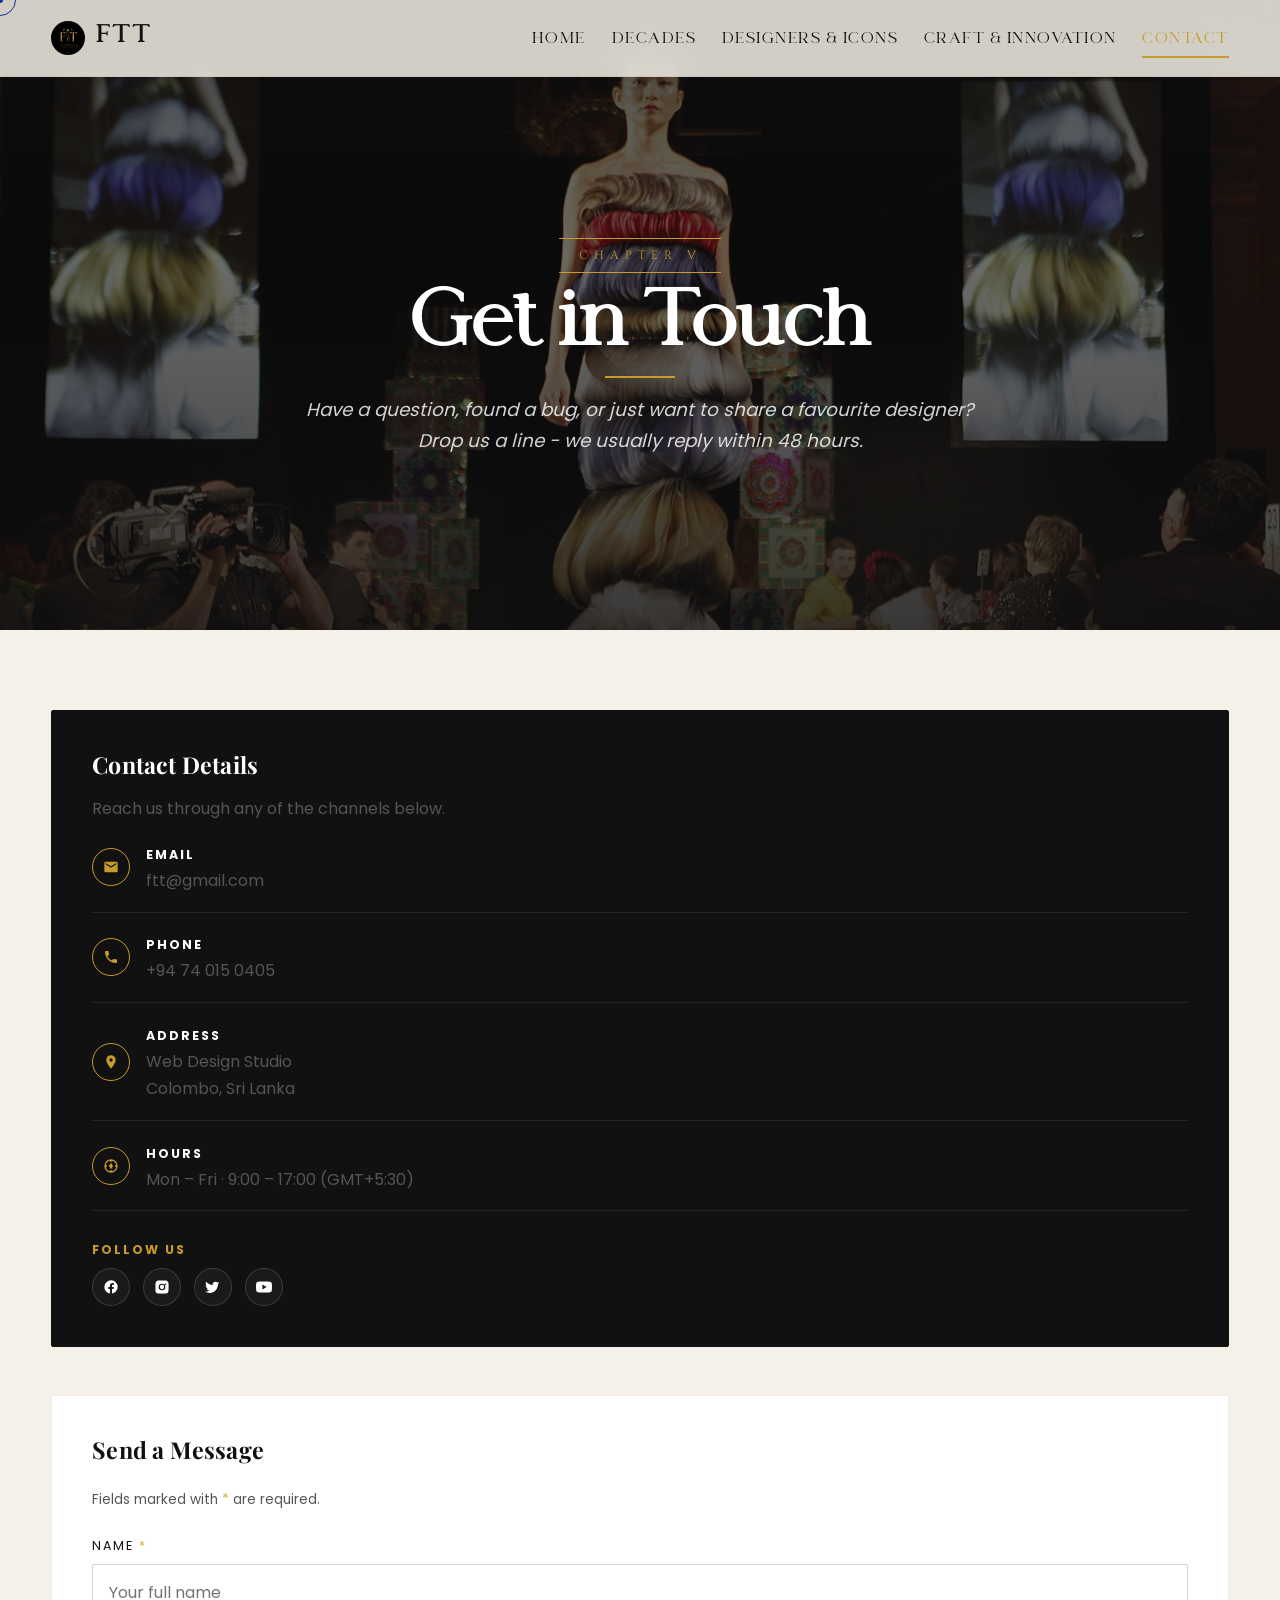
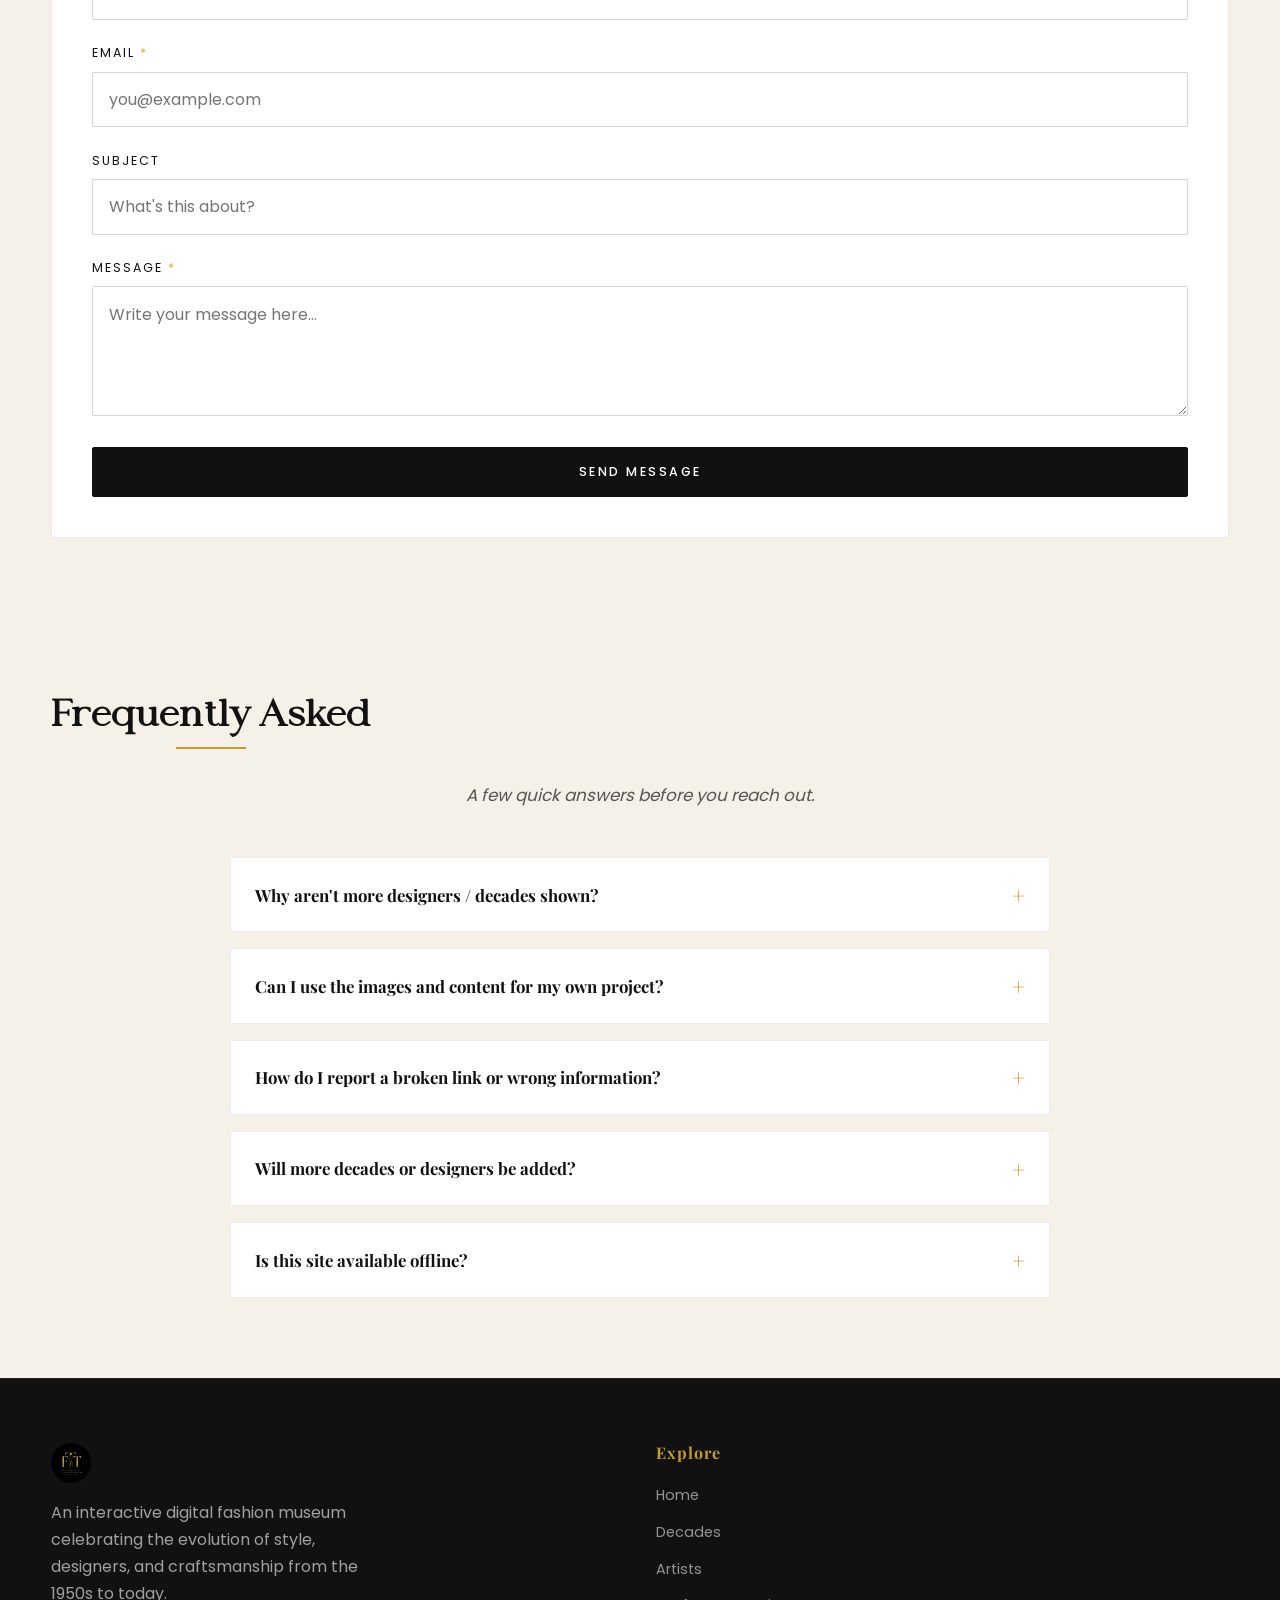
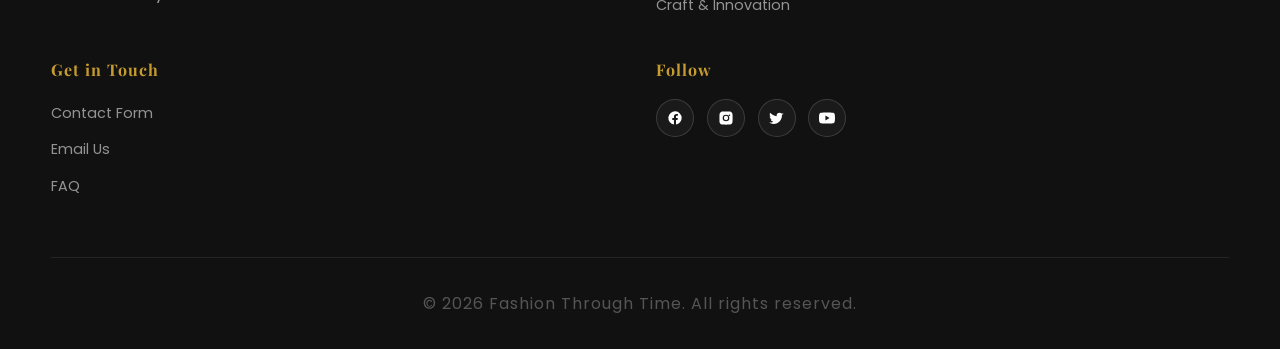
<file: pages/contact.html>
<!DOCTYPE html>
<html lang="en">
<head>
    <meta charset="UTF-8">
    <meta http-equiv="X-UA-Compatible" content="IE=edge">
    <meta name="viewport" content="width=device-width, initial-scale=1.0">
    <meta name="description" content="Get in touch with the Fashion Through Time team - questions, feedback, or collaboration.">
    <title>Contact | Fashion Through Time</title>

    <!-- Self-hosted fonts -->
    <link rel="stylesheet" href="../css/fonts.css">

    <link rel="stylesheet" href="../css/style.css">
    <link rel="stylesheet" href="../css/responsive.css">
    <link rel="icon" type="image/svg+xml" href="../images/logo.jpeg">
</head>
<body>

    <!-- Page loader -->
    <div class="page-loader" id="pageLoader">
        <div class="loader-monogram" aria-hidden="true">F</div>
        <span class="loader-label">Fashion Through Time</span>
        <span class="loader-sublabel">Chapter V · Contact</span>
    </div>

    <!-- Scroll progress -->
    <div class="scroll-progress" id="scrollProgress" aria-hidden="true"></div>

    <!-- Custom cursor -->
    <div class="cursor-ring" id="cursorRing" aria-hidden="true"></div>
    <div class="cursor-dot"  id="cursorDot"  aria-hidden="true"></div>

    <!-- ===== NAVIGATION ===== -->
    <nav class="navbar" id="navbar">
        <div class="nav-container">
            <a href="../index.html" class="logo">
                <span class="logo-icon" aria-hidden="true"></span>
                <span>FTT</span>
            </a>
            <ul class="nav-links" id="navLinks">
                <li><a href="../index.html">Home</a></li>
                <li><a href="decades.html">Decades</a></li>
                <li><a href="artists.html">Designers &amp; Icons</a></li>
                <li><a href="technology.html">Craft &amp; Innovation</a></li>
                <li><a href="contact.html" class="active">Contact</a></li>
            </ul>
            <button class="hamburger" id="hamburger" aria-label="Toggle menu">
                <span></span><span></span><span></span>
            </button>
        </div>
    </nav>

    <!-- ===== PAGE HEADER ===== -->
    <header class="page-header has-backdrop" style="--header-bg:url('../images/photos/runway-show.jpg')">
        <div class="page-header-inner">
            <span class="page-eyebrow">Chapter V</span>
            <h1 class="neon-text">Get in Touch</h1>
            <p>Have a question, found a bug, or just want to share a favourite designer? Drop us a line - we usually reply within 48 hours.</p>
        </div>
    </header>


    <!-- ===== CONTACT ===== -->
    <section id="contact">
        <div class="container">
            <div class="contact-grid">

                <!-- Contact Info -->
                <div class="contact-info reveal">
                    <h3>Contact Details</h3>
                    <p class="mt-1" style="color: var(--color-muted);">Reach us through any of the channels below.</p>

                    <div class="info-item">
                        <div class="info-icon">
                            <svg viewBox="0 0 24 24"><path d="M20 4H4c-1.1 0-2 .9-2 2v12c0 1.1.9 2 2 2h16c1.1 0 2-.9 2-2V6c0-1.1-.9-2-2-2zm0 4l-8 5-8-5V6l8 5 8-5v2z"/></svg>
                        </div>
                        <div>
                            <strong>Email</strong><br>
                            <a href="mailto:ftt@gmail.com" style="color: var(--color-muted);">ftt@gmail.com</a>
                        </div>
                    </div>

                    <div class="info-item">
                        <div class="info-icon">
                            <svg viewBox="0 0 24 24"><path d="M20 15.5c-1.2 0-2.5-.2-3.6-.6-.3-.1-.7 0-1 .2l-2.2 2.2a15 15 0 0 1-6.6-6.6L8.8 8.5c.3-.3.4-.7.2-1A11 11 0 0 1 8.5 4c0-.6-.4-1-1-1H4c-.6 0-1 .4-1 1 0 9.4 7.6 17 17 17 .6 0 1-.4 1-1v-3.5c0-.6-.4-1-1-1z"/></svg>
                        </div>
                        <div>
                            <strong>Phone</strong><br>
                            <a href="tel:+94740150405" style="color: var(--color-muted);">+94 74 015 0405</a>
                        </div>
                    </div>

                    <div class="info-item">
                        <div class="info-icon">
                            <svg viewBox="0 0 24 24"><path d="M12 2C8 2 5 5 5 9c0 5.3 7 13 7 13s7-7.8 7-13c0-4-3-7-7-7zm0 9.5a2.5 2.5 0 1 1 0-5 2.5 2.5 0 0 1 0 5z"/></svg>
                        </div>
                        <div>
                            <strong>Address</strong><br>
                            <span style="color: var(--color-muted);">Web Design Studio<br>Colombo, Sri Lanka</span>
                        </div>
                    </div>

                    <div class="info-item">
                        <div class="info-icon">
                            <svg viewBox="0 0 24 24"><path d="M12 2a10 10 0 1 0 10 10A10 10 0 0 0 12 2zm1 17.9V18h-2v1.9a8 8 0 0 1-6.9-6.9H6v-2H4.1A8 8 0 0 1 11 4.1V6h2V4.1a8 8 0 0 1 6.9 6.9H18v2h1.9a8 8 0 0 1-6.9 6.9zM12 7l-3 5 3 5 3-5-3-5z"/></svg>
                        </div>
                        <div>
                            <strong>Hours</strong><br>
                            <span style="color: var(--color-muted);">Mon – Fri · 9:00 – 17:00 (GMT+5:30)</span>
                        </div>
                    </div>

                    <h4 class="mt-2" style="color: var(--color-pink); margin-bottom: 0.6rem;">Follow Us</h4>
                    <div class="social-icons">
                        <a href="#" aria-label="Facebook"><svg viewBox="0 0 24 24"><path d="M22 12a10 10 0 1 0-11.6 9.9V14.9H7.9V12h2.5V9.8c0-2.5 1.5-3.9 3.8-3.9 1.1 0 2.2.2 2.2.2v2.5h-1.3c-1.2 0-1.6.8-1.6 1.6V12h2.8l-.5 2.9h-2.3v7A10 10 0 0 0 22 12z"/></svg></a>
                        <a href="#" aria-label="Instagram"><svg viewBox="0 0 24 24"><path d="M12 2.2c3.2 0 3.6 0 4.8.1 1.2.1 1.8.2 2.2.4.6.2 1 .5 1.4 1 .5.4.8.8 1 1.4.2.4.4 1 .4 2.2.1 1.2.1 1.6.1 4.8s0 3.6-.1 4.8c-.1 1.2-.2 1.8-.4 2.2-.2.6-.5 1-1 1.4-.4.5-.8.8-1.4 1-.4.2-1 .4-2.2.4-1.2.1-1.6.1-4.8.1s-3.6 0-4.8-.1c-1.2-.1-1.8-.2-2.2-.4-.6-.2-1-.5-1.4-1-.5-.4-.8-.8-1-1.4-.2-.4-.4-1-.4-2.2C2.2 15.6 2.2 15.2 2.2 12s0-3.6.1-4.8c.1-1.2.2-1.8.4-2.2.2-.6.5-1 1-1.4.4-.5.8-.8 1.4-1 .4-.2 1-.4 2.2-.4C8.4 2.2 8.8 2.2 12 2.2zM12 7a5 5 0 1 0 0 10 5 5 0 0 0 0-10zm0 1.8a3.2 3.2 0 1 1 0 6.4 3.2 3.2 0 0 1 0-6.4zm5.2-2.1a1.2 1.2 0 1 0 0 2.4 1.2 1.2 0 0 0 0-2.4z"/></svg></a>
                        <a href="#" aria-label="Twitter"><svg viewBox="0 0 24 24"><path d="M22 5.9c-.7.3-1.5.6-2.4.7.8-.5 1.5-1.3 1.8-2.2-.8.5-1.7.9-2.6 1-.8-.8-1.9-1.3-3.1-1.3-2.4 0-4.3 1.9-4.3 4.3 0 .3 0 .7.1 1C7.7 9.1 4.1 7.2 1.7 4.3c-.4.7-.6 1.5-.6 2.4 0 1.5.8 2.8 1.9 3.6-.7 0-1.4-.2-2-.5v.1c0 2.1 1.5 3.8 3.4 4.2-.4.1-.7.1-1.1.1-.3 0-.5 0-.8-.1.5 1.7 2.1 3 4 3-1.5 1.1-3.3 1.8-5.3 1.8H0c2 1.3 4.3 2 6.8 2 8.1 0 12.6-6.7 12.6-12.6V8c.9-.6 1.6-1.4 2.2-2.3z"/></svg></a>
                        <a href="#" aria-label="YouTube"><svg viewBox="0 0 24 24"><path d="M23.5 6.2a3 3 0 0 0-2.1-2.1C19.6 3.6 12 3.6 12 3.6s-7.6 0-9.4.5A3 3 0 0 0 .5 6.2C0 8 0 12 0 12s0 4 .5 5.8a3 3 0 0 0 2.1 2.1c1.8.5 9.4.5 9.4.5s7.6 0 9.4-.5a3 3 0 0 0 2.1-2.1C24 16 24 12 24 12s0-4-.5-5.8zM9.6 15.6V8.4l6.3 3.6-6.3 3.6z"/></svg></a>
                    </div>
                </div>

                <!-- Contact form - posts to local PHP on localhost -->
                <form class="contact-form reveal" id="contactForm" method="POST" action="../php/send-mail.php" data-netlify="true" novalidate>
                    <h3>Send a Message</h3>
                    <p style="font-size: 0.85rem; color: var(--color-muted); margin-bottom: 1.5rem;">Fields marked with <span style="color: var(--color-pink);">*</span> are required.</p>

                    <div class="form-group" id="nameGroup">
                        <label for="name">Name <span style="color: var(--color-pink);">*</span></label>
                        <input type="text" id="name" name="name" placeholder="Your full name" autocomplete="name" required>
                        <p class="form-error">Please enter your name (at least 2 characters).</p>
                    </div>

                    <div class="form-group" id="emailGroup">
                        <label for="email">Email <span style="color: var(--color-pink);">*</span></label>
                        <input type="email" id="email" name="email" placeholder="you@example.com" autocomplete="email" required>
                        <p class="form-error">Please enter a valid email address.</p>
                    </div>

                    <div class="form-group" id="subjectGroup">
                        <label for="subject">Subject</label>
                        <input type="text" id="subject" name="subject" placeholder="What's this about?">
                    </div>

                    <div class="form-group" id="messageGroup">
                        <label for="message">Message <span style="color: var(--color-pink);">*</span></label>
                        <textarea id="message" name="message" placeholder="Write your message here…" required></textarea>
                        <p class="form-error">Please write a message (at least 10 characters).</p>
                    </div>

                    <button type="submit" class="btn btn-primary" style="width:100%;">Send Message</button>
                </form>

            </div>
        </div>
    </section>

    <!-- ===== FAQ ===== -->
    <section id="faq">
        <div class="container">
            <h2 class="section-title neon-text reveal">Frequently Asked</h2>
            <p class="section-subtitle reveal">A few quick answers before you reach out.</p>

            <div class="faq-list reveal">
                <details class="faq-item">
                    <summary>Why aren't more designers / decades shown?</summary>
                    <p>We've curated a small set of designers, eras and iconic garments - clearly not every name is here. Drop us a note via the form if there's a designer or piece you'd love to see featured.</p>
                </details>

                <details class="faq-item">
                    <summary>Can I use the images and content for my own project?</summary>
                    <p>The site itself is a non-commercial fan project. All photographs are sourced from Wikimedia Commons under their original licences - check each image's source on Commons for attribution requirements.</p>
                </details>

                <details class="faq-item">
                    <summary>How do I report a broken link or wrong information?</summary>
                    <p>Email us at <a href="mailto:ftt@gmail.com">ftt@gmail.com</a> or use the form above. Include the page URL and a short description and we'll fix it quickly.</p>
                </details>

                <details class="faq-item">
                    <summary>Will more decades or designers be added?</summary>
                    <p>Yes - we plan to extend backwards into the 1920s and 30s, and add deeper designer profiles. If there's an era or designer you'd like featured, let us know.</p>
                </details>

                <details class="faq-item">
                    <summary>Is this site available offline?</summary>
                    <p>Not yet, but a downloadable archive of the museum is on the roadmap. Sign up via the form to be notified when it's ready.</p>
                </details>
            </div>
        </div>
    </section>

    <!-- ===== FOOTER ===== -->
    <footer>
        <div class="footer-grid">
            <div class="footer-brand">
                <div class="logo">
                    <span class="logo-icon" aria-hidden="true"></span>
                    <span>Fashion Through Time</span>
                </div>
                <p>An interactive digital fashion museum celebrating the evolution of style, designers, and craftsmanship from the 1950s to today.</p>
            </div>
            <div class="footer-col">
                <h4>Explore</h4>
                <ul>
                    <li><a href="../index.html">Home</a></li>
                    <li><a href="decades.html">Decades</a></li>
                    <li><a href="artists.html">Artists</a></li>
                    <li><a href="technology.html">Craft &amp; Innovation</a></li>
                </ul>
            </div>
            <div class="footer-col">
                <h4>Get in Touch</h4>
                <ul>
                    <li><a href="contact.html">Contact Form</a></li>
                    <li><a href="mailto:ftt@gmail.com">Email Us</a></li>
                    <li><a href="#faq">FAQ</a></li>
                </ul>
            </div>
            <div class="footer-col">
                <h4>Follow</h4>
                <div class="social-icons">
                    <a href="#" aria-label="Facebook"><svg viewBox="0 0 24 24"><path d="M22 12a10 10 0 1 0-11.6 9.9V14.9H7.9V12h2.5V9.8c0-2.5 1.5-3.9 3.8-3.9 1.1 0 2.2.2 2.2.2v2.5h-1.3c-1.2 0-1.6.8-1.6 1.6V12h2.8l-.5 2.9h-2.3v7A10 10 0 0 0 22 12z"/></svg></a>
                    <a href="#" aria-label="Instagram"><svg viewBox="0 0 24 24"><path d="M12 2.2c3.2 0 3.6 0 4.8.1 1.2.1 1.8.2 2.2.4.6.2 1 .5 1.4 1 .5.4.8.8 1 1.4.2.4.4 1 .4 2.2.1 1.2.1 1.6.1 4.8s0 3.6-.1 4.8c-.1 1.2-.2 1.8-.4 2.2-.2.6-.5 1-1 1.4-.4.5-.8.8-1.4 1-.4.2-1 .4-2.2.4-1.2.1-1.6.1-4.8.1s-3.6 0-4.8-.1c-1.2-.1-1.8-.2-2.2-.4-.6-.2-1-.5-1.4-1-.5-.4-.8-.8-1-1.4-.2-.4-.4-1-.4-2.2C2.2 15.6 2.2 15.2 2.2 12s0-3.6.1-4.8c.1-1.2.2-1.8.4-2.2.2-.6.5-1 1-1.4.4-.5.8-.8 1.4-1 .4-.2 1-.4 2.2-.4C8.4 2.2 8.8 2.2 12 2.2zM12 7a5 5 0 1 0 0 10 5 5 0 0 0 0-10zm0 1.8a3.2 3.2 0 1 1 0 6.4 3.2 3.2 0 0 1 0-6.4zm5.2-2.1a1.2 1.2 0 1 0 0 2.4 1.2 1.2 0 0 0 0-2.4z"/></svg></a>
                    <a href="#" aria-label="Twitter"><svg viewBox="0 0 24 24"><path d="M22 5.9c-.7.3-1.5.6-2.4.7.8-.5 1.5-1.3 1.8-2.2-.8.5-1.7.9-2.6 1-.8-.8-1.9-1.3-3.1-1.3-2.4 0-4.3 1.9-4.3 4.3 0 .3 0 .7.1 1C7.7 9.1 4.1 7.2 1.7 4.3c-.4.7-.6 1.5-.6 2.4 0 1.5.8 2.8 1.9 3.6-.7 0-1.4-.2-2-.5v.1c0 2.1 1.5 3.8 3.4 4.2-.4.1-.7.1-1.1.1-.3 0-.5 0-.8-.1.5 1.7 2.1 3 4 3-1.5 1.1-3.3 1.8-5.3 1.8H0c2 1.3 4.3 2 6.8 2 8.1 0 12.6-6.7 12.6-12.6V8c.9-.6 1.6-1.4 2.2-2.3z"/></svg></a>
                    <a href="#" aria-label="YouTube"><svg viewBox="0 0 24 24"><path d="M23.5 6.2a3 3 0 0 0-2.1-2.1C19.6 3.6 12 3.6 12 3.6s-7.6 0-9.4.5A3 3 0 0 0 .5 6.2C0 8 0 12 0 12s0 4 .5 5.8a3 3 0 0 0 2.1 2.1c1.8.5 9.4.5 9.4.5s7.6 0 9.4-.5a3 3 0 0 0 2.1-2.1C24 16 24 12 24 12s0-4-.5-5.8zM9.6 15.6V8.4l6.3 3.6-6.3 3.6z"/></svg></a>
                </div>
            </div>
        </div>
        <div class="footer-bottom">
            <p>&copy; 2026 Fashion Through Time. All rights reserved.</p>
        </div>
    </footer>

    <!-- Custom "thanks" popup - shown after the form submits -->
    <div id="thanksModal" class="modal" aria-hidden="true">
        <div class="modal-backdrop"></div>
        <div class="modal-card" role="dialog" aria-modal="true" aria-labelledby="modalTitle">
            <div class="modal-icon">
                <svg viewBox="0 0 24 24" aria-hidden="true">
                    <path d="M9 16.2L4.8 12l-1.4 1.4L9 19 21 7l-1.4-1.4z"/>
                </svg>
            </div>
            <h3 id="modalTitle" class="neon-text">Message Sent!</h3>
            <p>Thanks for reaching out - we'll get back to you within 48 hours.</p>
            <button class="btn btn-primary" id="modalOk" type="button">Back to Home</button>
        </div>
    </div>

    <!-- Back-to-top -->
    <button class="back-to-top" id="backToTop" aria-label="Back to top">
        <svg viewBox="0 0 24 24" aria-hidden="true"><path d="M12 5l-7 7 1.4 1.4L11 8.8V19h2V8.8l4.6 4.6L19 12z"/></svg>
    </button>

    <script src="../js/lib/jquery.min.js"></script>
    <script src="../js/main.js"></script>
</body>
</html>
</file>
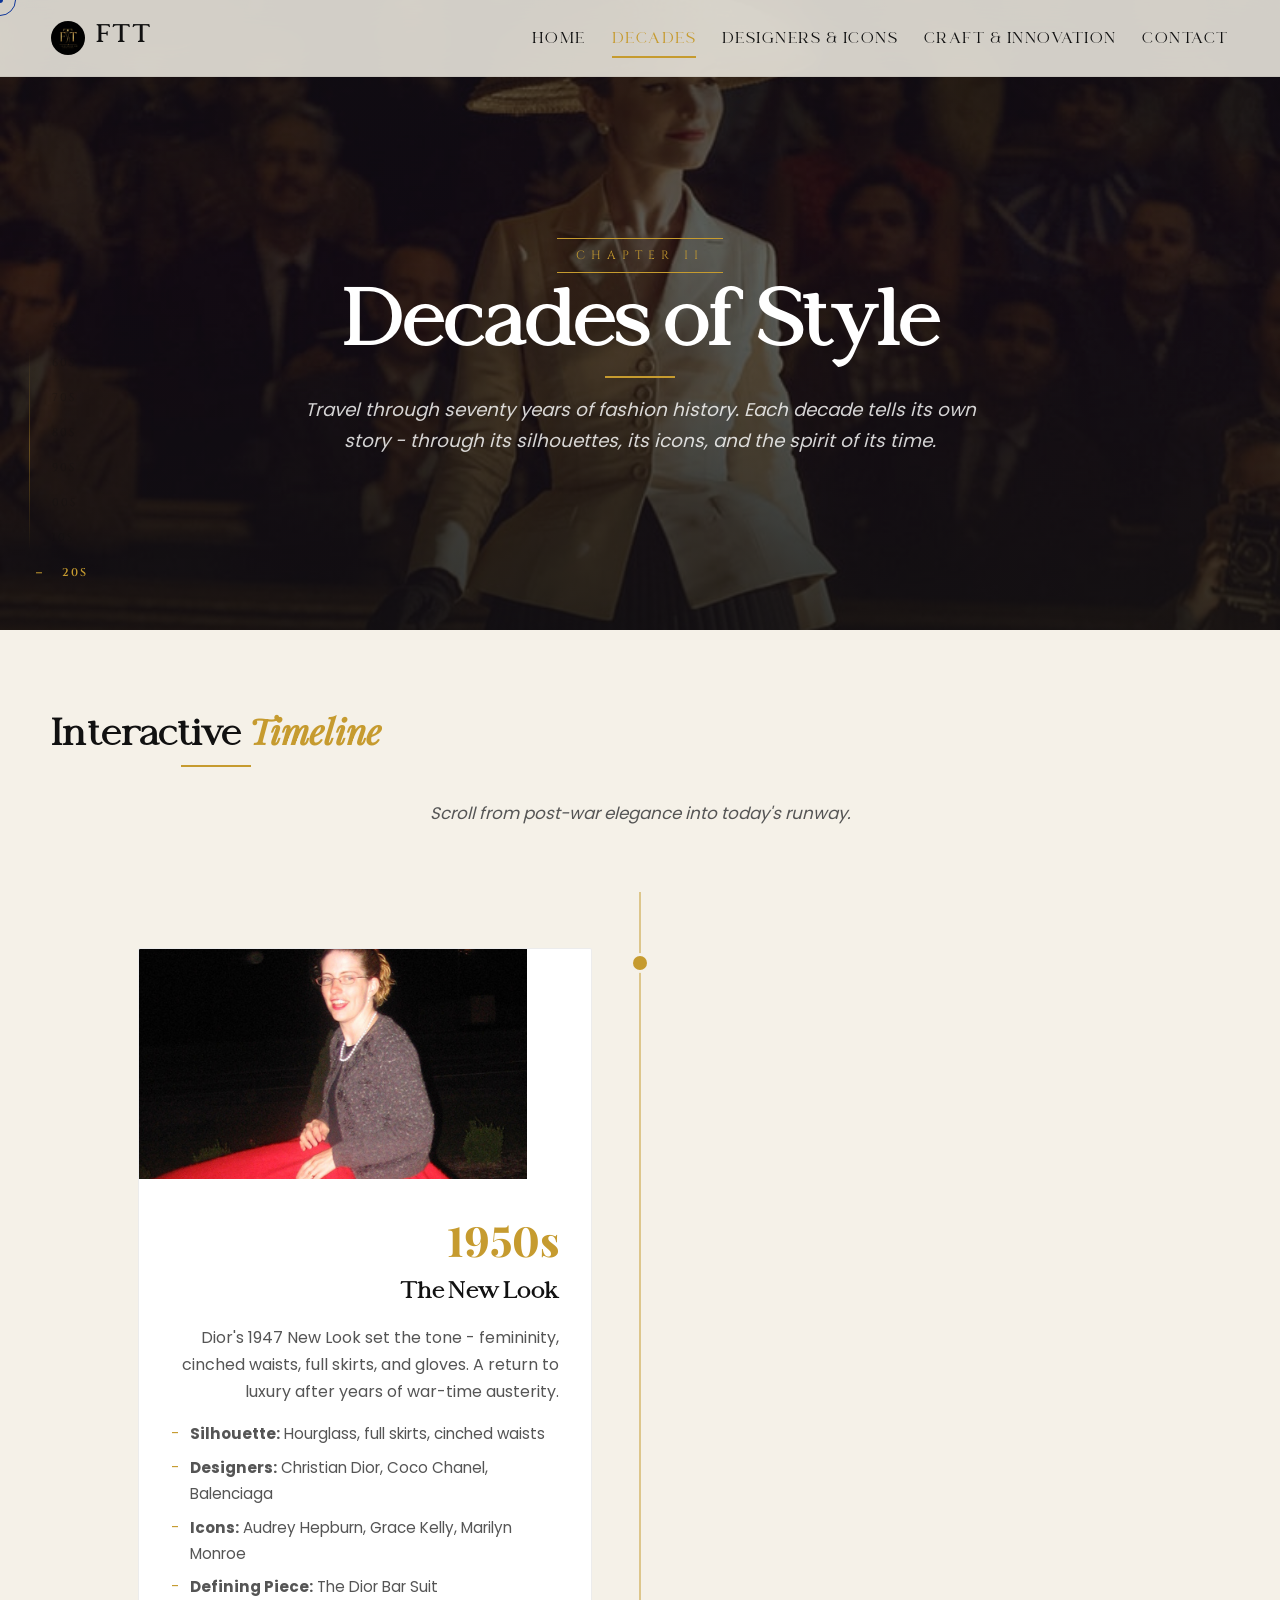
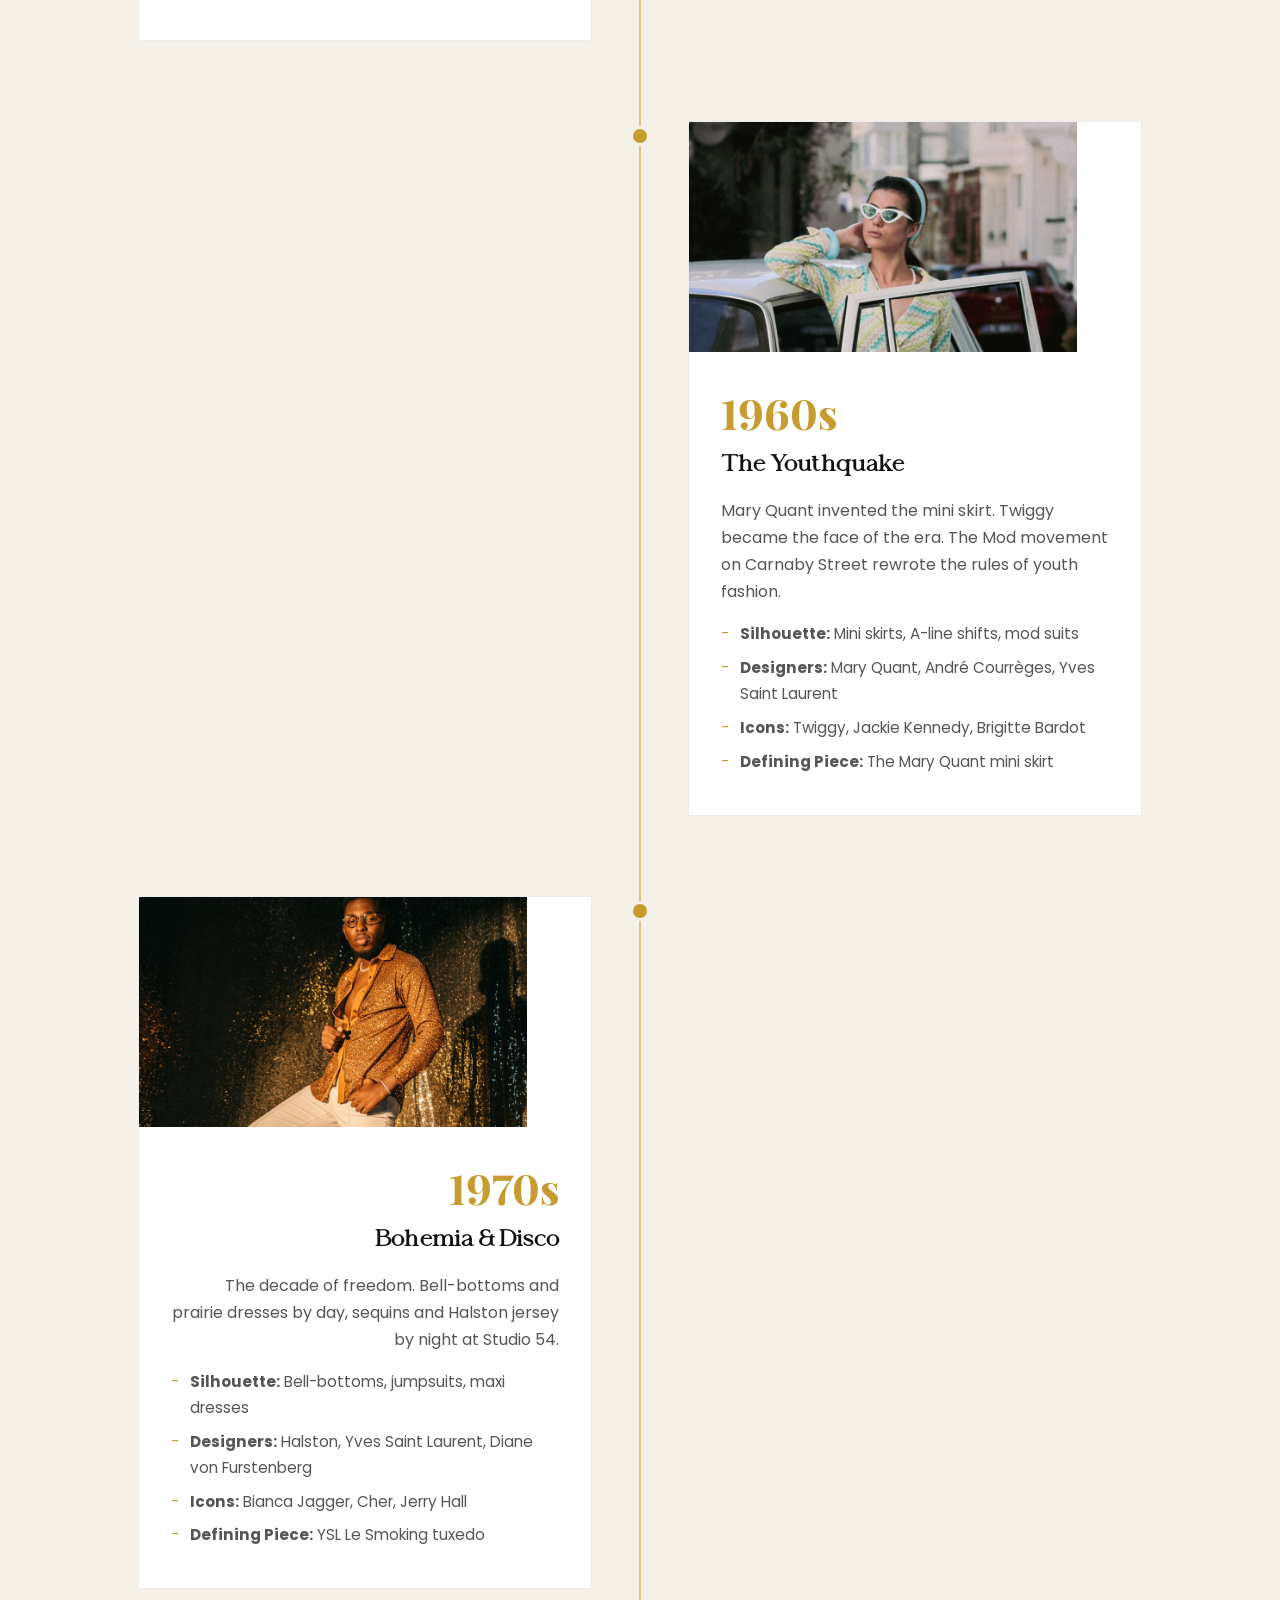
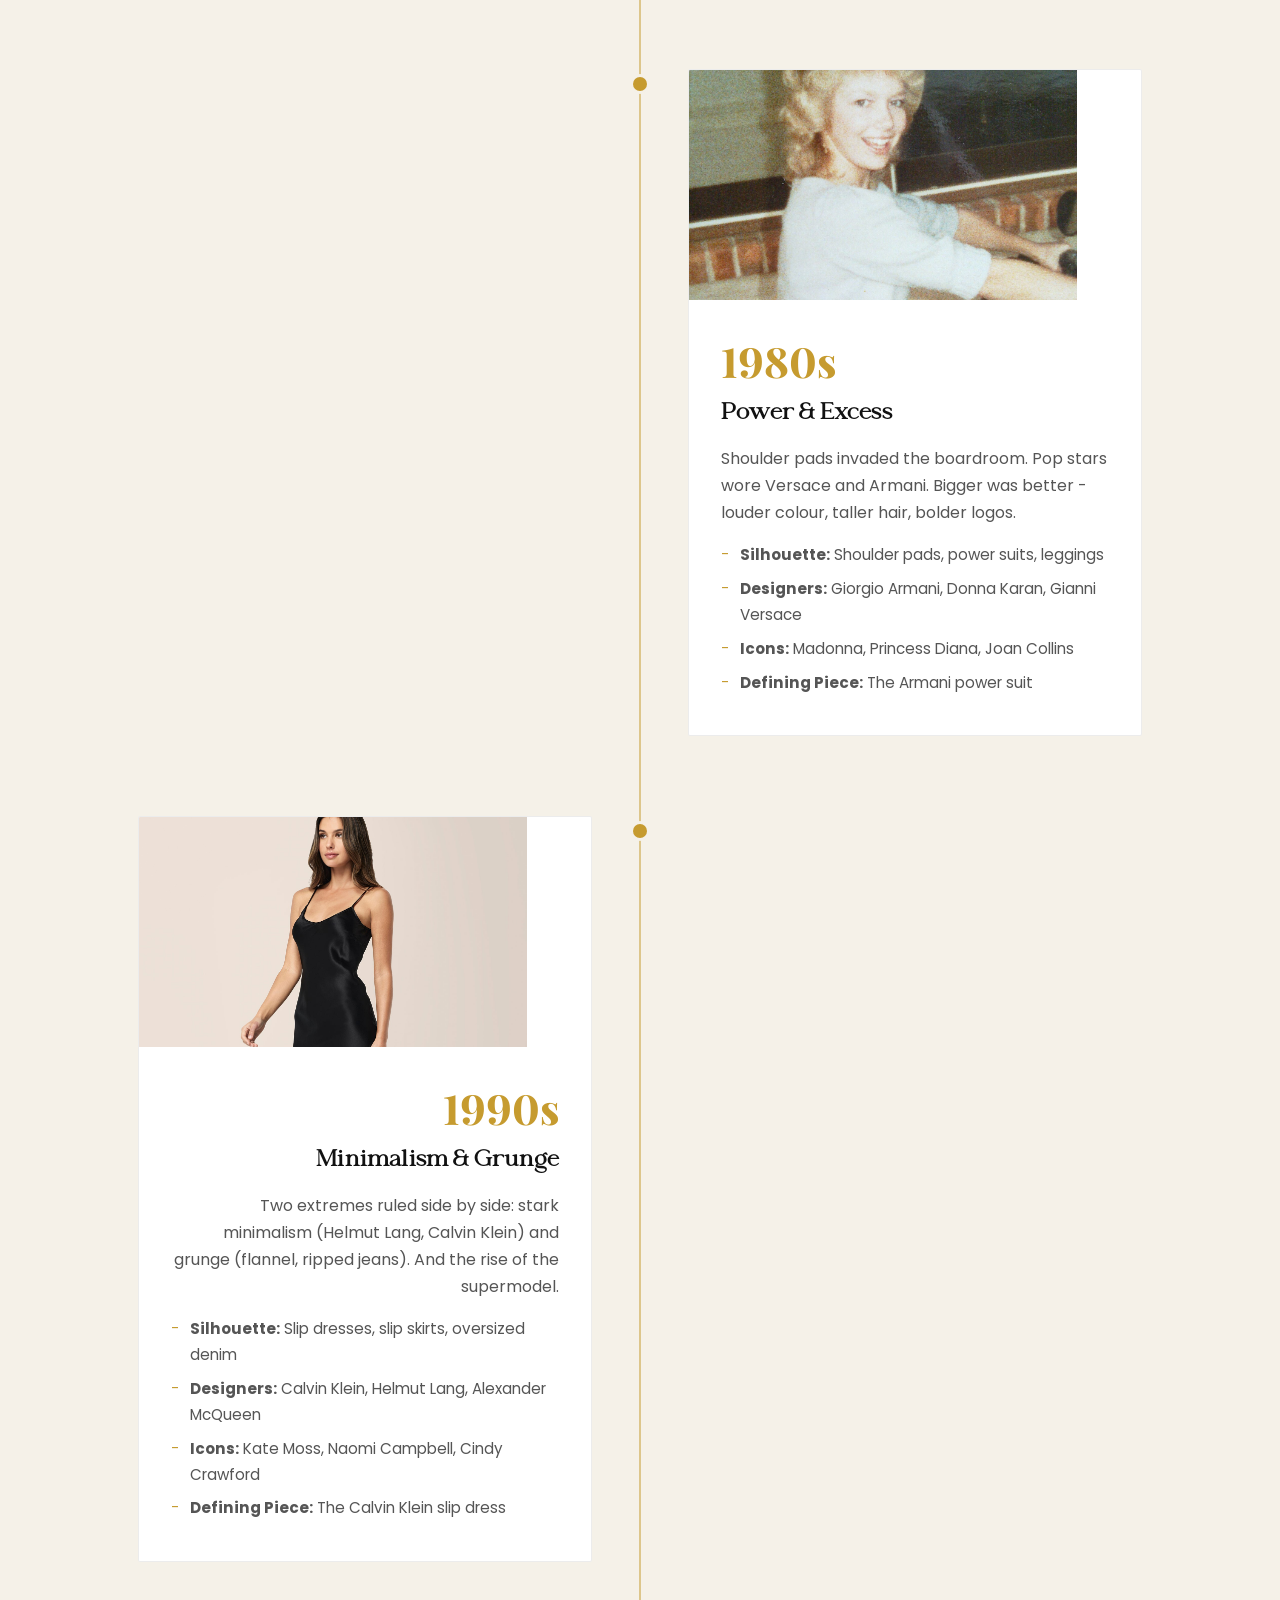
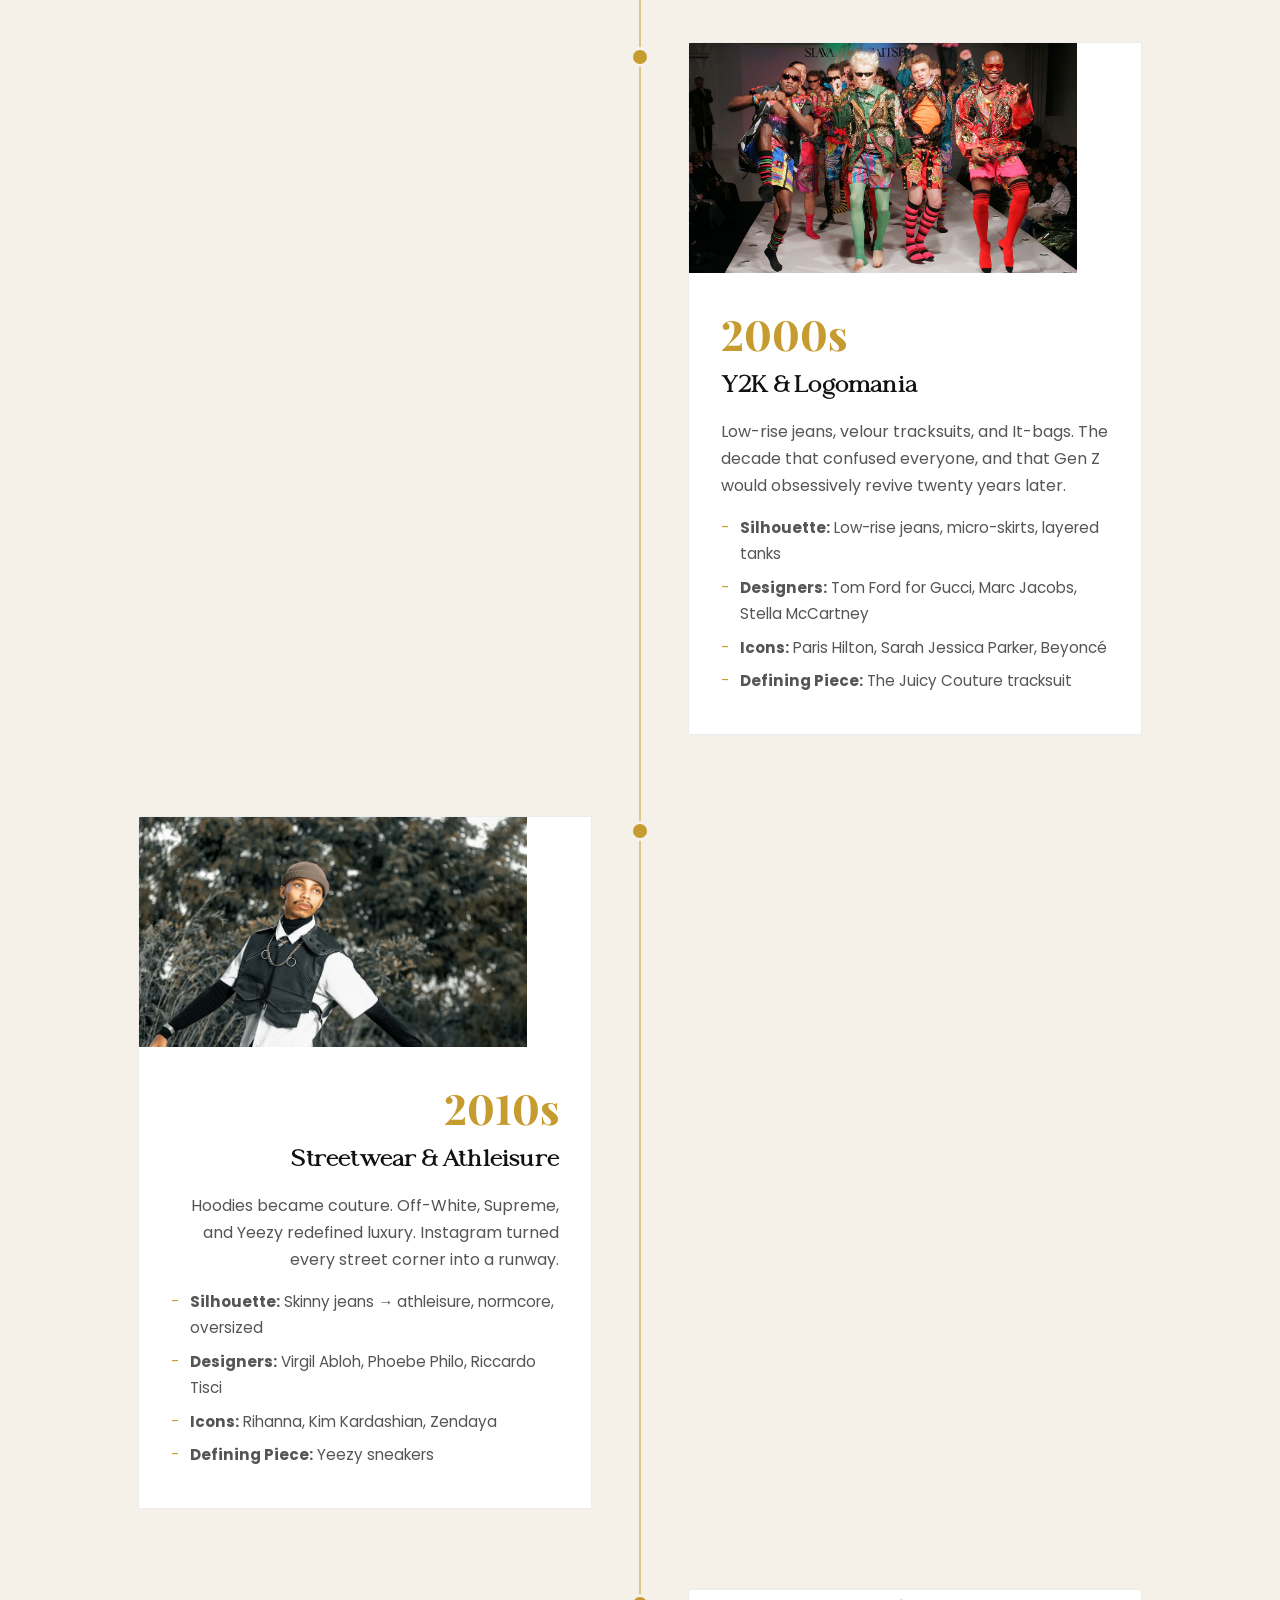
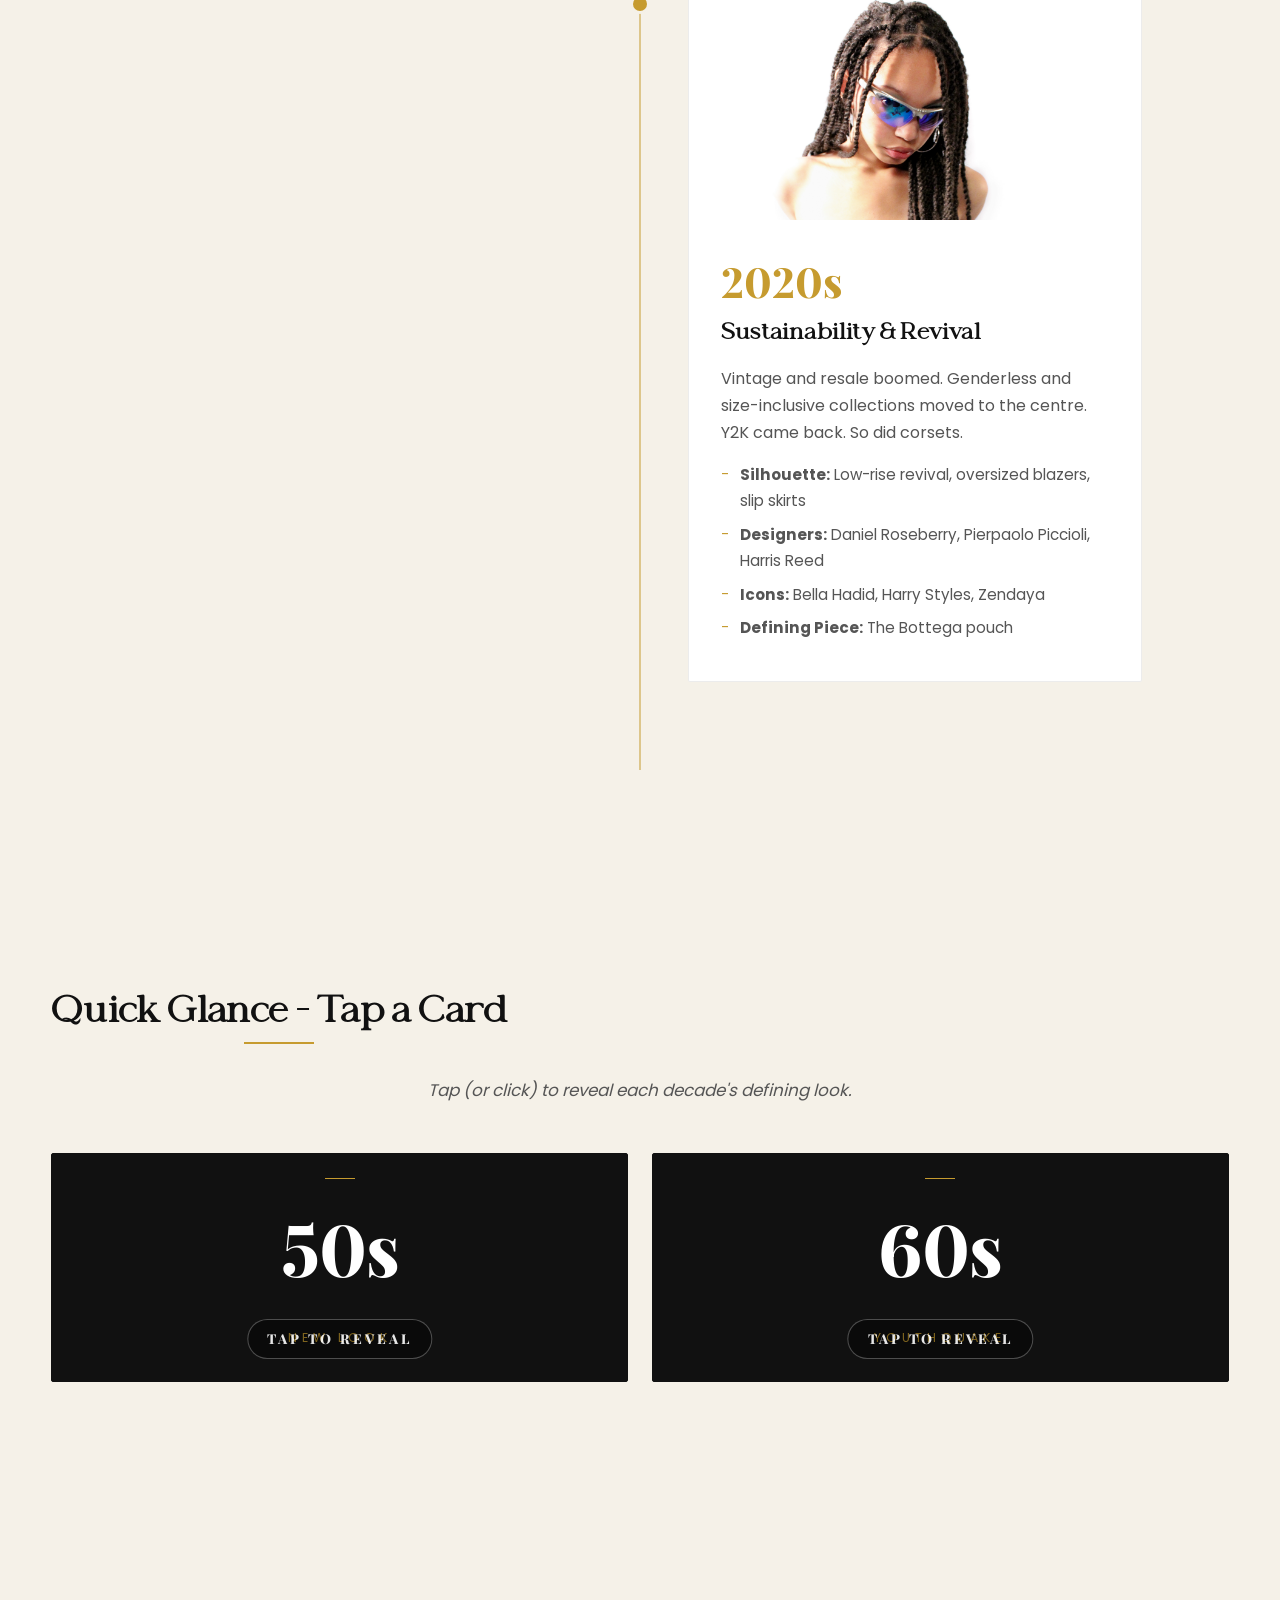
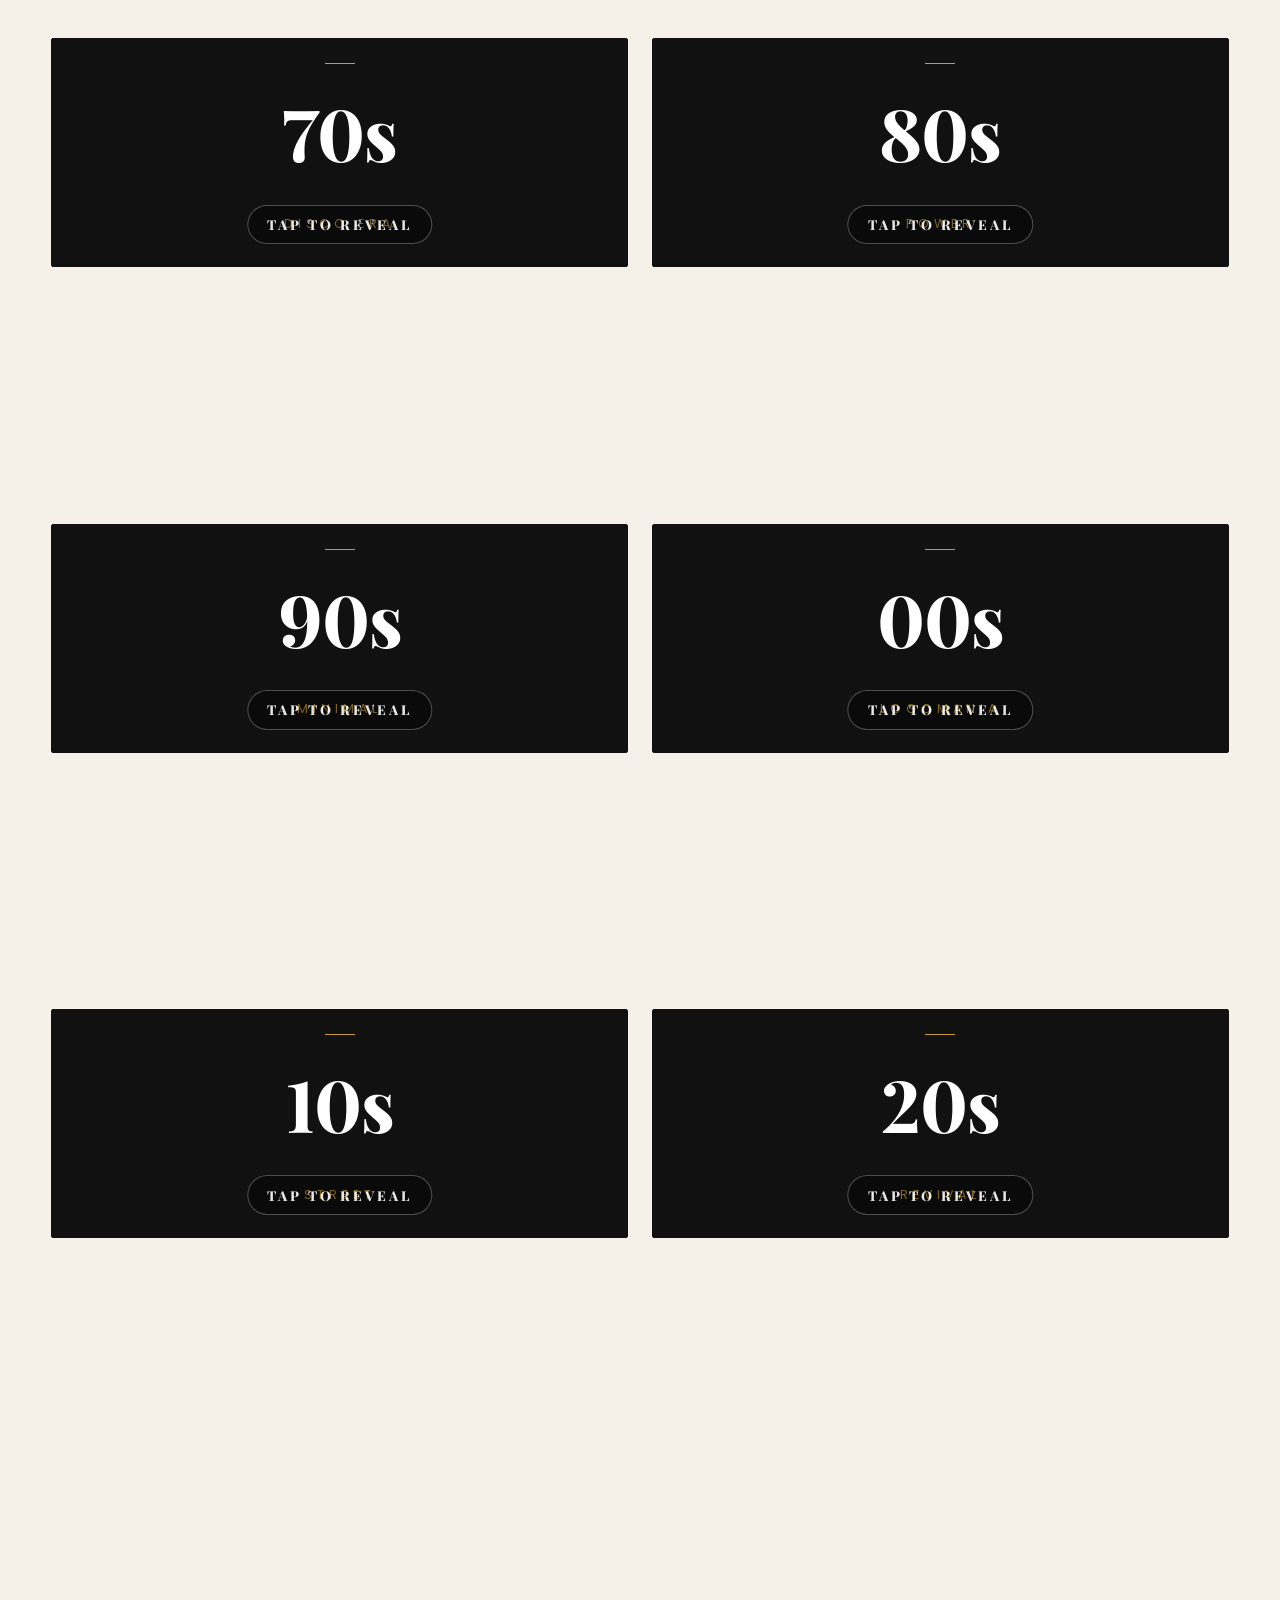
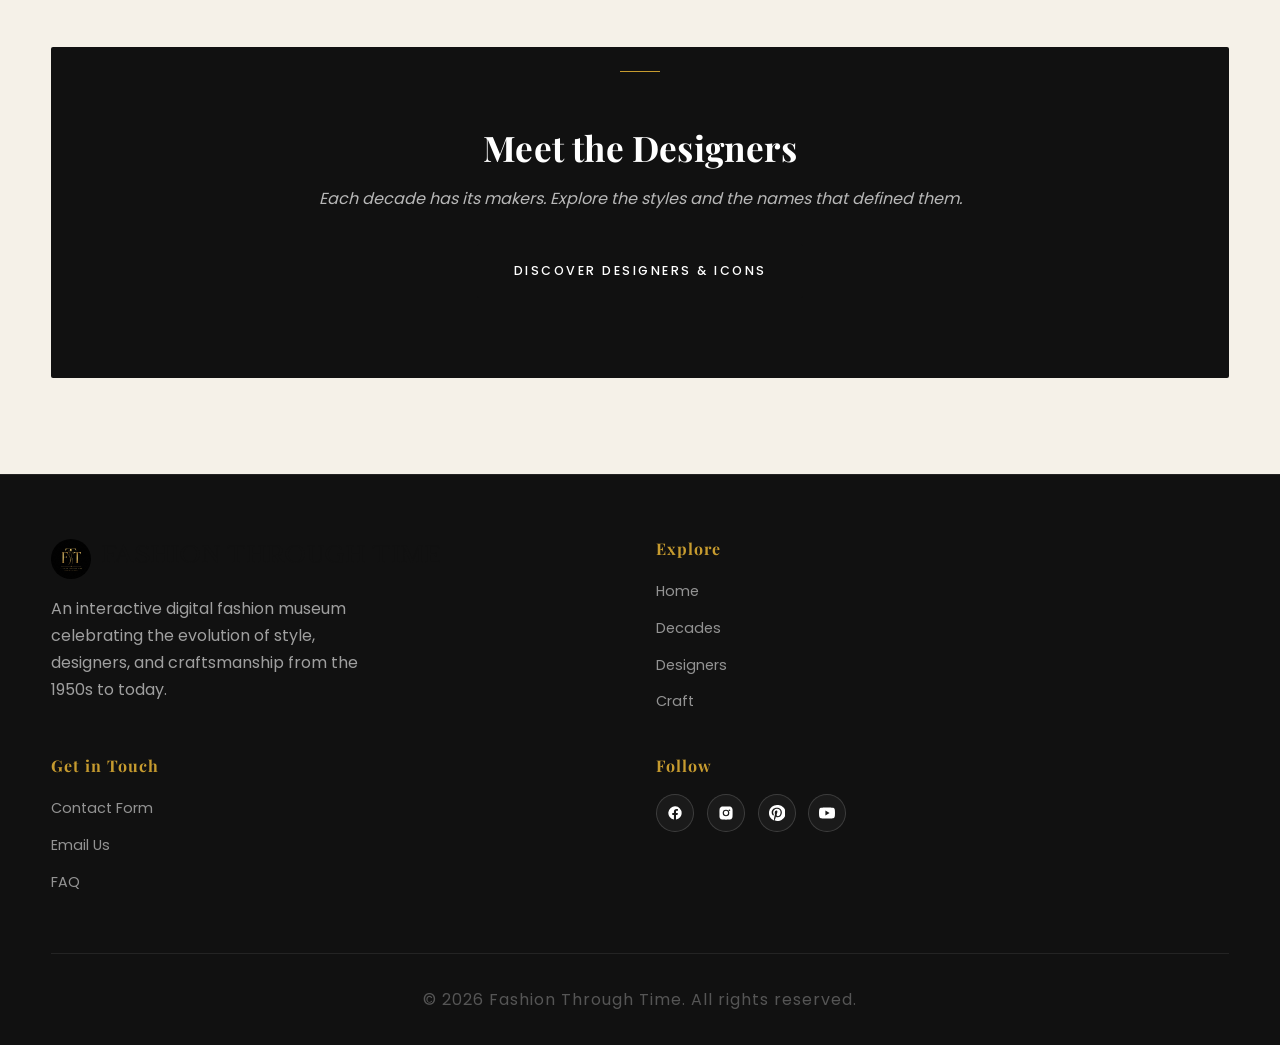
<file: pages/decades.html>
<!DOCTYPE html>
<html lang="en">
<head>
    <meta charset="UTF-8">
    <meta http-equiv="X-UA-Compatible" content="IE=edge">
    <meta name="viewport" content="width=device-width, initial-scale=1.0">
    <meta name="description" content="Explore fashion decade by decade - from 1950s New Look to today's sustainable runways.">
    <title>Decades | Fashion Through Time</title>

    <!-- Self-hosted fonts -->
    <link rel="stylesheet" href="../css/fonts.css">

    <link rel="stylesheet" href="../css/style.css">
    <link rel="stylesheet" href="../css/responsive.css">

    <link rel="icon" type="image/svg+xml" href="../images/logo.jpeg">
</head>
<body>

    <!-- Page loader -->
    <div class="page-loader" id="pageLoader">
        <div class="loader-monogram" aria-hidden="true">F</div>
        <span class="loader-label">Fashion Through Time</span>
        <span class="loader-sublabel">Chapter II · Decades</span>
    </div>

    <!-- Scroll progress -->
    <div class="scroll-progress" id="scrollProgress" aria-hidden="true"></div>

    <!-- Custom cursor -->
    <div class="cursor-ring" id="cursorRing" aria-hidden="true"></div>
    <div class="cursor-dot"  id="cursorDot"  aria-hidden="true"></div>

    <!-- ===== NAVIGATION ===== -->
    <nav class="navbar" id="navbar">
        <div class="nav-container">
            <a href="../index.html" class="logo">
                <span class="logo-icon" aria-hidden="true"></span>
                <span>FTT</span>
            </a>
            <ul class="nav-links" id="navLinks">
                <li><a href="../index.html">Home</a></li>
                <li><a href="decades.html" class="active">Decades</a></li>
                <li><a href="artists.html">Designers &amp; Icons</a></li>
                <li><a href="technology.html">Craft &amp; Innovation</a></li>
                <li><a href="contact.html">Contact</a></li>
            </ul>
            <button class="hamburger" id="hamburger" aria-label="Toggle menu">
                <span></span><span></span><span></span>
            </button>
        </div>
    </nav>

    <!-- ===== PAGE HEADER ===== -->
    <header class="page-header has-backdrop" style="--header-bg:url('../images/photos/dior-couture.jpg')">
        <video class="header-video" autoplay muted loop playsinline preload="auto" aria-hidden="true">
            <source src="../images/videos/runway-walk.mp4" type="video/mp4">
        </video>
        <div class="page-header-inner">
            <span class="page-eyebrow">Chapter II</span>
            <h1 class="neon-text">Decades of Style</h1>
            <p>Travel through seventy years of fashion history. Each decade tells its own story - through its silhouettes, its icons, and the spirit of its time.</p>
        </div>
    </header>

    <!-- ===== INTERACTIVE TIMELINE ===== -->
    <section id="timeline-section">
        <!-- Floating side jump-nav - visible on desktop only -->
        <aside class="decade-jump" aria-label="Jump to decade">
            <span class="jump-rule" aria-hidden="true"></span>
            <ul>
                <li><a href="#dec-50s" data-decade="50s">50s</a></li>
                <li><a href="#dec-60s" data-decade="60s">60s</a></li>
                <li><a href="#dec-70s" data-decade="70s">70s</a></li>
                <li><a href="#dec-80s" data-decade="80s">80s</a></li>
                <li><a href="#dec-90s" data-decade="90s">90s</a></li>
                <li><a href="#dec-00s" data-decade="00s">00s</a></li>
                <li><a href="#dec-10s" data-decade="10s">10s</a></li>
                <li><a href="#dec-20s" data-decade="20s">20s</a></li>
            </ul>
        </aside>

        <div class="container">
            <h2 class="section-title neon-text reveal">Interactive <em>Timeline</em></h2>
            <p class="section-subtitle reveal">Scroll from post-war elegance into today's runway.</p>

            <div class="timeline" id="timeline">

                <!-- 1950s -->
                <div class="timeline-item" id="dec-50s">
                    <div class="timeline-card">
                        <img class="decade-image" src="../images/photos/fashion-1950s.jpg" alt="1950s fashion - poodle skirt" loading="lazy">
                        <span class="decade-label">1950s</span>
                        <h3>The New Look</h3>
                        <p>Dior's 1947 New Look set the tone - femininity, cinched waists, full skirts, and gloves. A return to luxury after years of war-time austerity.</p>
                        <ul>
                            <li><strong>Silhouette:</strong> Hourglass, full skirts, cinched waists</li>
                            <li><strong>Designers:</strong> Christian Dior, Coco Chanel, Balenciaga</li>
                            <li><strong>Icons:</strong> Audrey Hepburn, Grace Kelly, Marilyn Monroe</li>
                            <li><strong>Defining Piece:</strong> The Dior Bar Suit</li>
                        </ul>
                    </div>
                </div>

                <!-- 1960s -->
                <div class="timeline-item" id="dec-60s">
                    <div class="timeline-card">
                        <img class="decade-image" src="../images/photos/fashion-1960s.jpg" alt="Carnaby Street 1966" loading="lazy">
                        <span class="decade-label">1960s</span>
                        <h3>The Youthquake</h3>
                        <p>Mary Quant invented the mini skirt. Twiggy became the face of the era. The Mod movement on Carnaby Street rewrote the rules of youth fashion.</p>
                        <ul>
                            <li><strong>Silhouette:</strong> Mini skirts, A-line shifts, mod suits</li>
                            <li><strong>Designers:</strong> Mary Quant, André Courrèges, Yves Saint Laurent</li>
                            <li><strong>Icons:</strong> Twiggy, Jackie Kennedy, Brigitte Bardot</li>
                            <li><strong>Defining Piece:</strong> The Mary Quant mini skirt</li>
                        </ul>
                    </div>
                </div>

                <!-- 1970s -->
                <div class="timeline-item" id="dec-70s">
                    <div class="timeline-card">
                        <img class="decade-image" src="../images/photos/fashion-1970s.jpg" alt="1970s fashion" loading="lazy">
                        <span class="decade-label">1970s</span>
                        <h3>Bohemia &amp; Disco</h3>
                        <p>The decade of freedom. Bell-bottoms and prairie dresses by day, sequins and Halston jersey by night at Studio 54.</p>
                        <ul>
                            <li><strong>Silhouette:</strong> Bell-bottoms, jumpsuits, maxi dresses</li>
                            <li><strong>Designers:</strong> Halston, Yves Saint Laurent, Diane von Furstenberg</li>
                            <li><strong>Icons:</strong> Bianca Jagger, Cher, Jerry Hall</li>
                            <li><strong>Defining Piece:</strong> YSL Le Smoking tuxedo</li>
                        </ul>
                    </div>
                </div>

                <!-- 1980s -->
                <div class="timeline-item" id="dec-80s">
                    <div class="timeline-card">
                        <img class="decade-image" src="../images/photos/fashion-1980s.jpg" alt="1980s power dressing" loading="lazy">
                        <span class="decade-label">1980s</span>
                        <h3>Power &amp; Excess</h3>
                        <p>Shoulder pads invaded the boardroom. Pop stars wore Versace and Armani. Bigger was better - louder colour, taller hair, bolder logos.</p>
                        <ul>
                            <li><strong>Silhouette:</strong> Shoulder pads, power suits, leggings</li>
                            <li><strong>Designers:</strong> Giorgio Armani, Donna Karan, Gianni Versace</li>
                            <li><strong>Icons:</strong> Madonna, Princess Diana, Joan Collins</li>
                            <li><strong>Defining Piece:</strong> The Armani power suit</li>
                        </ul>
                    </div>
                </div>

                <!-- 1990s -->
                <div class="timeline-item" id="dec-90s">
                    <div class="timeline-card">
                        <img class="decade-image" src="../images/photos/slip-dress-plaza.jpg" alt="Model wearing a 1990s Calvin Klein slip dress" loading="lazy">
                        <span class="decade-label">1990s</span>
                        <h3>Minimalism &amp; Grunge</h3>
                        <p>Two extremes ruled side by side: stark minimalism (Helmut Lang, Calvin Klein) and grunge (flannel, ripped jeans). And the rise of the supermodel.</p>
                        <ul>
                            <li><strong>Silhouette:</strong> Slip dresses, slip skirts, oversized denim</li>
                            <li><strong>Designers:</strong> Calvin Klein, Helmut Lang, Alexander McQueen</li>
                            <li><strong>Icons:</strong> Kate Moss, Naomi Campbell, Cindy Crawford</li>
                            <li><strong>Defining Piece:</strong> The Calvin Klein slip dress</li>
                        </ul>
                    </div>
                </div>

                <!-- 2000s -->
                <div class="timeline-item" id="dec-00s">
                    <div class="timeline-card">
                        <img class="decade-image" src="../images/photos/fashion-2000s.jpg" alt="2000s runway show" loading="lazy">
                        <span class="decade-label">2000s</span>
                        <h3>Y2K &amp; Logomania</h3>
                        <p>Low-rise jeans, velour tracksuits, and It-bags. The decade that confused everyone, and that Gen Z would obsessively revive twenty years later.</p>
                        <ul>
                            <li><strong>Silhouette:</strong> Low-rise jeans, micro-skirts, layered tanks</li>
                            <li><strong>Designers:</strong> Tom Ford for Gucci, Marc Jacobs, Stella McCartney</li>
                            <li><strong>Icons:</strong> Paris Hilton, Sarah Jessica Parker, Beyoncé</li>
                            <li><strong>Defining Piece:</strong> The Juicy Couture tracksuit</li>
                        </ul>
                    </div>
                </div>

                <!-- 2010s -->
                <div class="timeline-item" id="dec-10s">
                    <div class="timeline-card">
                        <img class="decade-image" src="../images/photos/fashion-2010s.jpg" alt="2010s street fashion" loading="lazy">
                        <span class="decade-label">2010s</span>
                        <h3>Streetwear &amp; Athleisure</h3>
                        <p>Hoodies became couture. Off-White, Supreme, and Yeezy redefined luxury. Instagram turned every street corner into a runway.</p>
                        <ul>
                            <li><strong>Silhouette:</strong> Skinny jeans → athleisure, normcore, oversized</li>
                            <li><strong>Designers:</strong> Virgil Abloh, Phoebe Philo, Riccardo Tisci</li>
                            <li><strong>Icons:</strong> Rihanna, Kim Kardashian, Zendaya</li>
                            <li><strong>Defining Piece:</strong> Yeezy sneakers</li>
                        </ul>
                    </div>
                </div>

                <!-- 2020s -->
                <div class="timeline-item" id="dec-20s">
                    <div class="timeline-card">
                        <img class="decade-image" src="../images/photos/fashion-2020s.png" alt="2020s contemporary fashion" loading="lazy">
                        <span class="decade-label">2020s</span>
                        <h3>Sustainability &amp; Revival</h3>
                        <p>Vintage and resale boomed. Genderless and size-inclusive collections moved to the centre. Y2K came back. So did corsets.</p>
                        <ul>
                            <li><strong>Silhouette:</strong> Low-rise revival, oversized blazers, slip skirts</li>
                            <li><strong>Designers:</strong> Daniel Roseberry, Pierpaolo Piccioli, Harris Reed</li>
                            <li><strong>Icons:</strong> Bella Hadid, Harry Styles, Zendaya</li>
                            <li><strong>Defining Piece:</strong> The Bottega pouch</li>
                        </ul>
                    </div>
                </div>

            </div>
        </div>
    </section>

    <!-- ===== FLIP CARDS - QUICK GLANCE ===== -->
    <section id="quick-glance">
        <div class="container">
            <h2 class="section-title neon-text reveal">Quick Glance - Tap a Card</h2>
            <p class="section-subtitle reveal">Tap (or click) to reveal each decade's defining look.</p>

            <div class="flip-cards-grid">
                <div class="flip-card reveal" data-decade="50s">
                    <div class="flip-card-inner">
                        <div class="flip-card-front">
                            50s
                            <small>NEW LOOK</small>
                            <span class="audio-hint">TAP TO REVEAL</span>
                        </div>
                        <div class="flip-card-back">
                            <div class="back-bg" style="background-image:url('../images/photos/dior-couture.jpg')"></div>
                            <span class="back-eyebrow">1947 · Christian Dior</span>
                            <h4>The Bar Suit</h4>
                            <p>Christian Dior, 1947. Cream silk jacket over a black wool skirt - the silhouette that relaunched Paris.</p>
                        </div>
                    </div>
                </div>

                <div class="flip-card reveal" data-decade="60s">
                    <div class="flip-card-inner">
                        <div class="flip-card-front">
                            60s
                            <small>YOUTHQUAKE</small>
                            <span class="audio-hint">TAP TO REVEAL</span>
                        </div>
                        <div class="flip-card-back">
                            <div class="back-bg" style="background-image:url('../images/photos/twiggy.jpg')"></div>
                            <span class="back-eyebrow">1964 · Mary Quant</span>
                            <h4>The Mini Skirt</h4>
                            <p>Mary Quant, 1964. Six inches above the knee - a piece of fabric that defined a generation.</p>
                        </div>
                    </div>
                </div>

                <div class="flip-card reveal" data-decade="70s">
                    <div class="flip-card-inner">
                        <div class="flip-card-front">
                            70s
                            <small>DISCO ERA</small>
                            <span class="audio-hint">TAP TO REVEAL</span>
                        </div>
                        <div class="flip-card-back">
                            <div class="back-bg back-bg--le-smoking" style="background-image:url('../images/photos/yves-saint-laurent-woman-tux.jpg')"></div>
                            <span class="back-eyebrow">1966 · Yves Saint Laurent</span>
                            <h4>Le Smoking</h4>
                            <p>Yves Saint Laurent, 1966. The tuxedo for women. Sharp, sensual, scandalous - and timeless.</p>
                        </div>
                    </div>
                </div>

                <div class="flip-card reveal" data-decade="80s">
                    <div class="flip-card-inner">
                        <div class="flip-card-front">
                            80s
                            <small>POWER</small>
                            <span class="audio-hint">TAP TO REVEAL</span>
                        </div>
                        <div class="flip-card-back">
                            <div class="back-bg back-bg--power-suit" style="background-image:url('../images/photos/fashion-1980s.jpg')"></div>
                            <span class="back-eyebrow">1980 · Giorgio Armani</span>
                            <h4>The Power Suit</h4>
                            <p>Giorgio Armani, 1980. Soft tailoring, broad shoulders. Boardroom armour for a new generation of women.</p>
                        </div>
                    </div>
                </div>

                <div class="flip-card reveal" data-decade="90s">
                    <div class="flip-card-inner">
                        <div class="flip-card-front">
                            90s
                            <small>MINIMAL</small>
                            <span class="audio-hint">TAP TO REVEAL</span>
                        </div>
                        <div class="flip-card-back">
                            <div class="back-bg back-bg--slip-dress" style="background-image:url('../images/photos/slip-dress-plaza.jpg')"></div>
                            <span class="back-eyebrow">1994 · Calvin Klein</span>
                            <h4>The Slip Dress</h4>
                            <p>Calvin Klein, 1994. Bias-cut satin. The lingerie that quietly became evening wear.</p>
                        </div>
                    </div>
                </div>

                <div class="flip-card reveal" data-decade="00s">
                    <div class="flip-card-inner">
                        <div class="flip-card-front">
                            00s
                            <small>LOGOMANIA</small>
                            <span class="audio-hint">TAP TO REVEAL</span>
                        </div>
                        <div class="flip-card-back">
                            <div class="back-bg" style="background-image:url('../images/photos/fashion-2000s.jpg')"></div>
                            <span class="back-eyebrow">2001 · Juicy Couture</span>
                            <h4>The Tracksuit</h4>
                            <p>Juicy Couture, 2001. Pastel velour, rhinestone letters. Loungewear becomes status.</p>
                        </div>
                    </div>
                </div>

                <div class="flip-card reveal" data-decade="10s">
                    <div class="flip-card-inner">
                        <div class="flip-card-front">
                            10s
                            <small>STREET</small>
                            <span class="audio-hint">TAP TO REVEAL</span>
                        </div>
                        <div class="flip-card-back">
                            <div class="back-bg" style="background-image:url('../images/photos/fashion-2010s.jpg')"></div>
                            <span class="back-eyebrow">2015 · Kanye West x Adidas</span>
                            <h4>The Yeezy Sneaker</h4>
                            <p>Kanye West &amp; Adidas, 2015. A streetwear shoe that taught luxury houses how to queue.</p>
                        </div>
                    </div>
                </div>

                <div class="flip-card reveal" data-decade="20s">
                    <div class="flip-card-inner">
                        <div class="flip-card-front">
                            20s
                            <small>REVIVAL</small>
                            <span class="audio-hint">TAP TO REVEAL</span>
                        </div>
                        <div class="flip-card-back">
                            <div class="back-bg" style="background-image:url('../images/photos/fashion-2020s.png')"></div>
                            <span class="back-eyebrow">2020 · Bottega Veneta</span>
                            <h4>The Bottega Pouch</h4>
                            <p>Daniel Lee for Bottega Veneta, 2020. Soft, intrecciato, no logo. Quiet luxury, defined.</p>
                        </div>
                    </div>
                </div>
            </div>
        </div>
    </section>

    <!-- ===== CTA ===== -->
    <section class="cta-section reveal">
        <h2>Meet the Designers</h2>
        <p>Each decade has its makers. Explore the styles and the names that defined them.</p>
        <a href="artists.html" class="btn btn-primary">Discover Designers &amp; Icons</a>
    </section>

    <!-- ===== FOOTER ===== -->
    <footer>
        <div class="footer-grid">
            <div class="footer-brand">
                <div class="logo">
                    <span class="logo-icon" aria-hidden="true"></span>
                    <span>Fashion Through Time</span>
                </div>
                <p>An interactive digital fashion museum celebrating the evolution of style, designers, and craftsmanship from the 1950s to today.</p>
            </div>
            <div class="footer-col">
                <h4>Explore</h4>
                <ul>
                    <li><a href="../index.html">Home</a></li>
                    <li><a href="decades.html">Decades</a></li>
                    <li><a href="artists.html">Designers</a></li>
                    <li><a href="technology.html">Craft</a></li>
                </ul>
            </div>
            <div class="footer-col">
                <h4>Get in Touch</h4>
                <ul>
                    <li><a href="contact.html">Contact Form</a></li>
                    <li><a href="mailto:ftt@gmail.com">Email Us</a></li>
                    <li><a href="contact.html#faq">FAQ</a></li>
                </ul>
            </div>
            <div class="footer-col">
                <h4>Follow</h4>
                <div class="social-icons">
                    <a href="#" aria-label="Facebook"><svg viewBox="0 0 24 24"><path d="M22 12a10 10 0 1 0-11.6 9.9V14.9H7.9V12h2.5V9.8c0-2.5 1.5-3.9 3.8-3.9 1.1 0 2.2.2 2.2.2v2.5h-1.3c-1.2 0-1.6.8-1.6 1.6V12h2.8l-.5 2.9h-2.3v7A10 10 0 0 0 22 12z"/></svg></a>
                    <a href="#" aria-label="Instagram"><svg viewBox="0 0 24 24"><path d="M12 2.2c3.2 0 3.6 0 4.8.1 1.2.1 1.8.2 2.2.4.6.2 1 .5 1.4 1 .5.4.8.8 1 1.4.2.4.4 1 .4 2.2.1 1.2.1 1.6.1 4.8s0 3.6-.1 4.8c-.1 1.2-.2 1.8-.4 2.2-.2.6-.5 1-1 1.4-.4.5-.8.8-1.4 1-.4.2-1 .4-2.2.4-1.2.1-1.6.1-4.8.1s-3.6 0-4.8-.1c-1.2-.1-1.8-.2-2.2-.4-.6-.2-1-.5-1.4-1-.5-.4-.8-.8-1-1.4-.2-.4-.4-1-.4-2.2C2.2 15.6 2.2 15.2 2.2 12s0-3.6.1-4.8c.1-1.2.2-1.8.4-2.2.2-.6.5-1 1-1.4.4-.5.8-.8 1.4-1 .4-.2 1-.4 2.2-.4C8.4 2.2 8.8 2.2 12 2.2zM12 7a5 5 0 1 0 0 10 5 5 0 0 0 0-10zm0 1.8a3.2 3.2 0 1 1 0 6.4 3.2 3.2 0 0 1 0-6.4zm5.2-2.1a1.2 1.2 0 1 0 0 2.4 1.2 1.2 0 0 0 0-2.4z"/></svg></a>
                    <a href="#" aria-label="Pinterest"><svg viewBox="0 0 24 24"><path d="M12 0a12 12 0 0 0-4.4 23.2c-.1-1-.2-2.4 0-3.5l1.5-6.3s-.4-.8-.4-1.9c0-1.8 1-3.1 2.3-3.1 1.1 0 1.6.8 1.6 1.8 0 1.1-.7 2.7-1.1 4.2-.3 1.3.6 2.3 1.9 2.3 2.3 0 4-2.4 4-5.9 0-3.1-2.2-5.3-5.4-5.3-3.7 0-5.8 2.8-5.8 5.6 0 1.1.4 2.3.9 2.9.1.1.1.2.1.3l-.4 1.4c-.1.2-.2.3-.4.2-1.5-.7-2.4-2.9-2.4-4.6 0-3.8 2.7-7.2 7.9-7.2 4.1 0 7.4 3 7.4 6.9 0 4.1-2.6 7.5-6.2 7.5-1.2 0-2.4-.6-2.7-1.4l-.7 2.8c-.3 1-.9 2.3-1.4 3.1A12 12 0 1 0 12 0z"/></svg></a>
                    <a href="#" aria-label="YouTube"><svg viewBox="0 0 24 24"><path d="M23.5 6.2a3 3 0 0 0-2.1-2.1C19.6 3.6 12 3.6 12 3.6s-7.6 0-9.4.5A3 3 0 0 0 .5 6.2C0 8 0 12 0 12s0 4 .5 5.8a3 3 0 0 0 2.1 2.1c1.8.5 9.4.5 9.4.5s7.6 0 9.4-.5a3 3 0 0 0 2.1-2.1C24 16 24 12 24 12s0-4-.5-5.8zM9.6 15.6V8.4l6.3 3.6-6.3 3.6z"/></svg></a>
                </div>
            </div>
        </div>
        <div class="footer-bottom">
            <p>&copy; 2026 Fashion Through Time. All rights reserved.</p>
        </div>
    </footer>

    <!-- Back-to-top -->
    <button class="back-to-top" id="backToTop" aria-label="Back to top">
        <svg viewBox="0 0 24 24" aria-hidden="true"><path d="M12 5l-7 7 1.4 1.4L11 8.8V19h2V8.8l4.6 4.6L19 12z"/></svg>
    </button>

    <script src="../js/lib/jquery.min.js"></script>
    <script src="../js/main.js"></script>
</body>
</html>
</file>
<file: css/fonts.css>
﻿/* Self-hosted Google Fonts. Generated from fonts.googleapis.com. */
/* latin-ext */
@font-face {
  font-family: 'Cinzel';
  font-style: normal;
  font-weight: 400;
  font-display: swap;
  src: url('fonts/cinzel-400-normal-latin-ext.woff2') format('woff2');
  unicode-range: U+0100-02BA, U+02BD-02C5, U+02C7-02CC, U+02CE-02D7, U+02DD-02FF, U+0304, U+0308, U+0329, U+1D00-1DBF, U+1E00-1E9F, U+1EF2-1EFF, U+2020, U+20A0-20AB, U+20AD-20C0, U+2113, U+2C60-2C7F, U+A720-A7FF;
}
/* latin */
@font-face {
  font-family: 'Cinzel';
  font-style: normal;
  font-weight: 400;
  font-display: swap;
  src: url('fonts/cinzel-400-normal-latin.woff2') format('woff2');
  unicode-range: U+0000-00FF, U+0131, U+0152-0153, U+02BB-02BC, U+02C6, U+02DA, U+02DC, U+0304, U+0308, U+0329, U+2000-206F, U+20AC, U+2122, U+2191, U+2193, U+2212, U+2215, U+FEFF, U+FFFD;
}
/* latin-ext */
@font-face {
  font-family: 'Cinzel';
  font-style: normal;
  font-weight: 600;
  font-display: swap;
  src: url('fonts/cinzel-400-normal-latin-ext.woff2') format('woff2');
  unicode-range: U+0100-02BA, U+02BD-02C5, U+02C7-02CC, U+02CE-02D7, U+02DD-02FF, U+0304, U+0308, U+0329, U+1D00-1DBF, U+1E00-1E9F, U+1EF2-1EFF, U+2020, U+20A0-20AB, U+20AD-20C0, U+2113, U+2C60-2C7F, U+A720-A7FF;
}
/* latin */
@font-face {
  font-family: 'Cinzel';
  font-style: normal;
  font-weight: 600;
  font-display: swap;
  src: url('fonts/cinzel-400-normal-latin.woff2') format('woff2');
  unicode-range: U+0000-00FF, U+0131, U+0152-0153, U+02BB-02BC, U+02C6, U+02DA, U+02DC, U+0304, U+0308, U+0329, U+2000-206F, U+20AC, U+2122, U+2191, U+2193, U+2212, U+2215, U+FEFF, U+FFFD;
}
/* latin-ext */
@font-face {
  font-family: 'Playfair Display';
  font-style: italic;
  font-weight: 400;
  font-display: swap;
  src: url('fonts/playfairdisplay-400-italic-latin-ext.woff2') format('woff2');
  unicode-range: U+0100-02BA, U+02BD-02C5, U+02C7-02CC, U+02CE-02D7, U+02DD-02FF, U+0304, U+0308, U+0329, U+1D00-1DBF, U+1E00-1E9F, U+1EF2-1EFF, U+2020, U+20A0-20AB, U+20AD-20C0, U+2113, U+2C60-2C7F, U+A720-A7FF;
}
/* latin */
@font-face {
  font-family: 'Playfair Display';
  font-style: italic;
  font-weight: 400;
  font-display: swap;
  src: url('fonts/playfairdisplay-400-italic-latin.woff2') format('woff2');
  unicode-range: U+0000-00FF, U+0131, U+0152-0153, U+02BB-02BC, U+02C6, U+02DA, U+02DC, U+0304, U+0308, U+0329, U+2000-206F, U+20AC, U+2122, U+2191, U+2193, U+2212, U+2215, U+FEFF, U+FFFD;
}
/* latin-ext */
@font-face {
  font-family: 'Playfair Display';
  font-style: normal;
  font-weight: 400;
  font-display: swap;
  src: url('fonts/playfairdisplay-400-normal-latin-ext.woff2') format('woff2');
  unicode-range: U+0100-02BA, U+02BD-02C5, U+02C7-02CC, U+02CE-02D7, U+02DD-02FF, U+0304, U+0308, U+0329, U+1D00-1DBF, U+1E00-1E9F, U+1EF2-1EFF, U+2020, U+20A0-20AB, U+20AD-20C0, U+2113, U+2C60-2C7F, U+A720-A7FF;
}
/* latin */
@font-face {
  font-family: 'Playfair Display';
  font-style: normal;
  font-weight: 400;
  font-display: swap;
  src: url('fonts/playfairdisplay-400-normal-latin.woff2') format('woff2');
  unicode-range: U+0000-00FF, U+0131, U+0152-0153, U+02BB-02BC, U+02C6, U+02DA, U+02DC, U+0304, U+0308, U+0329, U+2000-206F, U+20AC, U+2122, U+2191, U+2193, U+2212, U+2215, U+FEFF, U+FFFD;
}
/* latin-ext */
@font-face {
  font-family: 'Playfair Display';
  font-style: normal;
  font-weight: 500;
  font-display: swap;
  src: url('fonts/playfairdisplay-400-normal-latin-ext.woff2') format('woff2');
  unicode-range: U+0100-02BA, U+02BD-02C5, U+02C7-02CC, U+02CE-02D7, U+02DD-02FF, U+0304, U+0308, U+0329, U+1D00-1DBF, U+1E00-1E9F, U+1EF2-1EFF, U+2020, U+20A0-20AB, U+20AD-20C0, U+2113, U+2C60-2C7F, U+A720-A7FF;
}
/* latin */
@font-face {
  font-family: 'Playfair Display';
  font-style: normal;
  font-weight: 500;
  font-display: swap;
  src: url('fonts/playfairdisplay-400-normal-latin.woff2') format('woff2');
  unicode-range: U+0000-00FF, U+0131, U+0152-0153, U+02BB-02BC, U+02C6, U+02DA, U+02DC, U+0304, U+0308, U+0329, U+2000-206F, U+20AC, U+2122, U+2191, U+2193, U+2212, U+2215, U+FEFF, U+FFFD;
}
/* latin-ext */
@font-face {
  font-family: 'Playfair Display';
  font-style: normal;
  font-weight: 700;
  font-display: swap;
  src: url('fonts/playfairdisplay-400-normal-latin-ext.woff2') format('woff2');
  unicode-range: U+0100-02BA, U+02BD-02C5, U+02C7-02CC, U+02CE-02D7, U+02DD-02FF, U+0304, U+0308, U+0329, U+1D00-1DBF, U+1E00-1E9F, U+1EF2-1EFF, U+2020, U+20A0-20AB, U+20AD-20C0, U+2113, U+2C60-2C7F, U+A720-A7FF;
}
/* latin */
@font-face {
  font-family: 'Playfair Display';
  font-style: normal;
  font-weight: 700;
  font-display: swap;
  src: url('fonts/playfairdisplay-400-normal-latin.woff2') format('woff2');
  unicode-range: U+0000-00FF, U+0131, U+0152-0153, U+02BB-02BC, U+02C6, U+02DA, U+02DC, U+0304, U+0308, U+0329, U+2000-206F, U+20AC, U+2122, U+2191, U+2193, U+2212, U+2215, U+FEFF, U+FFFD;
}
/* latin-ext */
@font-face {
  font-family: 'Playfair Display';
  font-style: normal;
  font-weight: 800;
  font-display: swap;
  src: url('fonts/playfairdisplay-400-normal-latin-ext.woff2') format('woff2');
  unicode-range: U+0100-02BA, U+02BD-02C5, U+02C7-02CC, U+02CE-02D7, U+02DD-02FF, U+0304, U+0308, U+0329, U+1D00-1DBF, U+1E00-1E9F, U+1EF2-1EFF, U+2020, U+20A0-20AB, U+20AD-20C0, U+2113, U+2C60-2C7F, U+A720-A7FF;
}
/* latin */
@font-face {
  font-family: 'Playfair Display';
  font-style: normal;
  font-weight: 800;
  font-display: swap;
  src: url('fonts/playfairdisplay-400-normal-latin.woff2') format('woff2');
  unicode-range: U+0000-00FF, U+0131, U+0152-0153, U+02BB-02BC, U+02C6, U+02DA, U+02DC, U+0304, U+0308, U+0329, U+2000-206F, U+20AC, U+2122, U+2191, U+2193, U+2212, U+2215, U+FEFF, U+FFFD;
}

/* Orange Avenue demo serif font for the hero title */
@font-face {
  font-family: 'Orange Avenue DEMO';
  font-style: normal;
  font-weight: 400;
  font-display: swap;
  src: url('fonts/OrangeAvenueDEMO-Regular.otf') format('opentype');
}

/* latin-ext */
@font-face {
  font-family: 'Poppins';
  font-style: normal;
  font-weight: 300;
  font-display: swap;
  src: url('fonts/poppins-300-normal-latin-ext.woff2') format('woff2');
  unicode-range: U+0100-02BA, U+02BD-02C5, U+02C7-02CC, U+02CE-02D7, U+02DD-02FF, U+0304, U+0308, U+0329, U+1D00-1DBF, U+1E00-1E9F, U+1EF2-1EFF, U+2020, U+20A0-20AB, U+20AD-20C0, U+2113, U+2C60-2C7F, U+A720-A7FF;
}
/* latin */
@font-face {
  font-family: 'Poppins';
  font-style: normal;
  font-weight: 300;
  font-display: swap;
  src: url('fonts/poppins-300-normal-latin.woff2') format('woff2');
  unicode-range: U+0000-00FF, U+0131, U+0152-0153, U+02BB-02BC, U+02C6, U+02DA, U+02DC, U+0304, U+0308, U+0329, U+2000-206F, U+20AC, U+2122, U+2191, U+2193, U+2212, U+2215, U+FEFF, U+FFFD;
}
/* latin-ext */
@font-face {
  font-family: 'Poppins';
  font-style: normal;
  font-weight: 400;
  font-display: swap;
  src: url('fonts/poppins-400-normal-latin-ext.woff2') format('woff2');
  unicode-range: U+0100-02BA, U+02BD-02C5, U+02C7-02CC, U+02CE-02D7, U+02DD-02FF, U+0304, U+0308, U+0329, U+1D00-1DBF, U+1E00-1E9F, U+1EF2-1EFF, U+2020, U+20A0-20AB, U+20AD-20C0, U+2113, U+2C60-2C7F, U+A720-A7FF;
}
/* latin */
@font-face {
  font-family: 'Poppins';
  font-style: normal;
  font-weight: 400;
  font-display: swap;
  src: url('fonts/poppins-400-normal-latin.woff2') format('woff2');
  unicode-range: U+0000-00FF, U+0131, U+0152-0153, U+02BB-02BC, U+02C6, U+02DA, U+02DC, U+0304, U+0308, U+0329, U+2000-206F, U+20AC, U+2122, U+2191, U+2193, U+2212, U+2215, U+FEFF, U+FFFD;
}
/* latin-ext */
@font-face {
  font-family: 'Poppins';
  font-style: normal;
  font-weight: 500;
  font-display: swap;
  src: url('fonts/poppins-500-normal-latin-ext.woff2') format('woff2');
  unicode-range: U+0100-02BA, U+02BD-02C5, U+02C7-02CC, U+02CE-02D7, U+02DD-02FF, U+0304, U+0308, U+0329, U+1D00-1DBF, U+1E00-1E9F, U+1EF2-1EFF, U+2020, U+20A0-20AB, U+20AD-20C0, U+2113, U+2C60-2C7F, U+A720-A7FF;
}
/* latin */
@font-face {
  font-family: 'Poppins';
  font-style: normal;
  font-weight: 500;
  font-display: swap;
  src: url('fonts/poppins-500-normal-latin.woff2') format('woff2');
  unicode-range: U+0000-00FF, U+0131, U+0152-0153, U+02BB-02BC, U+02C6, U+02DA, U+02DC, U+0304, U+0308, U+0329, U+2000-206F, U+20AC, U+2122, U+2191, U+2193, U+2212, U+2215, U+FEFF, U+FFFD;
}
/* latin-ext */
@font-face {
  font-family: 'Poppins';
  font-style: normal;
  font-weight: 600;
  font-display: swap;
  src: url('fonts/poppins-600-normal-latin-ext.woff2') format('woff2');
  unicode-range: U+0100-02BA, U+02BD-02C5, U+02C7-02CC, U+02CE-02D7, U+02DD-02FF, U+0304, U+0308, U+0329, U+1D00-1DBF, U+1E00-1E9F, U+1EF2-1EFF, U+2020, U+20A0-20AB, U+20AD-20C0, U+2113, U+2C60-2C7F, U+A720-A7FF;
}
/* latin */
@font-face {
  font-family: 'Poppins';
  font-style: normal;
  font-weight: 600;
  font-display: swap;
  src: url('fonts/poppins-600-normal-latin.woff2') format('woff2');
  unicode-range: U+0000-00FF, U+0131, U+0152-0153, U+02BB-02BC, U+02C6, U+02DA, U+02DC, U+0304, U+0308, U+0329, U+2000-206F, U+20AC, U+2122, U+2191, U+2193, U+2212, U+2215, U+FEFF, U+FFFD;
}
/* latin-ext */
@font-face {
  font-family: 'Poppins';
  font-style: normal;
  font-weight: 700;
  font-display: swap;
  src: url('fonts/poppins-700-normal-latin-ext.woff2') format('woff2');
  unicode-range: U+0100-02BA, U+02BD-02C5, U+02C7-02CC, U+02CE-02D7, U+02DD-02FF, U+0304, U+0308, U+0329, U+1D00-1DBF, U+1E00-1E9F, U+1EF2-1EFF, U+2020, U+20A0-20AB, U+20AD-20C0, U+2113, U+2C60-2C7F, U+A720-A7FF;
}
/* latin */
@font-face {
  font-family: 'Poppins';
  font-style: normal;
  font-weight: 700;
  font-display: swap;
  src: url('fonts/poppins-700-normal-latin.woff2') format('woff2');
  unicode-range: U+0000-00FF, U+0131, U+0152-0153, U+02BB-02BC, U+02C6, U+02DA, U+02DC, U+0304, U+0308, U+0329, U+2000-206F, U+20AC, U+2122, U+2191, U+2193, U+2212, U+2215, U+FEFF, U+FFFD;
}
</file>
<file: css/style.css>
/* Fashion Through Time - style.css
   Main stylesheet for every page. Media queries live in responsive.css. */

/* ---------- CSS RESET & BASE ---------- */
* {
    margin: 0;
    padding: 0;
    box-sizing: border-box;
}

html {
    scroll-behavior: smooth;
}

body {
    font-family: 'Poppins', 'Open Sans', 'Segoe UI', sans-serif;
    background: #F5F1E8;       /* cream */
    color: #111111;            /* near-black */
    line-height: 1.7;
    overflow-x: hidden;
    min-height: 100vh;
    font-weight: 400;
}

/* ---------- CSS VARIABLES ---------- */

:root {
    --color-bg: #F5F1E8;       /* cream - page background */
    --color-blue: #111111;     /* repurposed: black */
    --color-pink: #D4AF37;     /* repurposed: gold (main accent) */
    --color-orange: #B8941F;   /* deeper gold for hover states */
    --color-text: #111111;     /* primary text */
    --color-muted: #555555;
    --color-cream: #F5F1E8;
    --color-gold: #C69B2F;
    --color-black: #111111;
    --gradient-primary: linear-gradient(135deg, #C69B2F 0%, #B8941F 100%);
    --glass-bg: #FFFFFF;                              /* clean white card */
    --glass-border: rgba(17, 17, 17, 0.08);           /* hairline border */
    --shadow-neon-pink: 0 4px 24px rgba(212, 175, 55, 0.22);
    --shadow-card: 0 8px 30px rgba(17, 17, 17, 0.08);
}

/* ---------- TYPOGRAPHY ---------- */

h1, h2, h3, h4 {
    font-family: 'Playfair Display', 'Libre Baskerville', 'Cinzel', Georgia, serif;
    font-weight: 700;
    letter-spacing: 0.2px;
    line-height: 1.2;
    color: var(--color-black);
}

h1 { font-size: 3.6rem; font-weight: 800; letter-spacing: -0.5px; }
h2 { font-size: 2.4rem; }
h3 { font-size: 1.45rem; }
h4 { font-size: 1rem; }

p {
    color: var(--color-muted);
    font-size: 1rem;
    font-family: 'Poppins', 'Open Sans', sans-serif;
}

a {
    text-decoration: none;
    color: inherit;
}

ul { list-style: none; }

img { max-width: 100%; height: auto; display: block; }


.neon-text {
    background: none;
    -webkit-background-clip: initial;
    background-clip: initial;
    -webkit-text-fill-color: initial;
    color: var(--color-black);
    text-shadow: none;
    position: relative;
    display: inline-block;
}
.neon-text::after {
    content: '';
    position: absolute;
    left: 50%;
    bottom: -8px;
    transform: translateX(-50%);
    width: 70px;
    height: 2px;
    background: var(--color-gold);
}

.section-title {
    text-align: center;
    margin-bottom: 2.5rem;
    font-family: 'Orange Avenue DEMO', 'Playfair Display', Georgia, serif;
}
.section-title em {
    font-family: 'Playfair Display', Georgia, serif;
    font-style: normal;
    font-weight: 700;
}

.section-subtitle {
    text-align: center;
    max-width: 640px;
    margin: 0 auto 3rem;
    color: var(--color-muted);
    font-style: italic;
    font-size: 1.05rem;
}


.section-number {
    display: block;
    text-align: center;
    font-family: 'Cinzel', 'Playfair Display', serif;
    font-size: 0.72rem;
    letter-spacing: 5px;
    text-transform: uppercase;
    color: var(--color-gold);
    margin-bottom: 0.8rem;
}


.section-divider {
    width: 200px;
    margin: 3rem auto;
    text-align: center;
    display: flex;
    align-items: center;
    justify-content: center;
    gap: 1rem;
}
.section-divider::before,
.section-divider::after {
    content: '';
    flex: 1;
    height: 1px;
    background: var(--color-gold);
    opacity: 0.5;
}
.section-divider span {
    width: 6px;
    height: 6px;
    background: var(--color-gold);
    transform: rotate(45deg);
    flex-shrink: 0;
}


.editorial-block {
    padding: 0;
    background: var(--color-black);
    color: #fff;
    margin: 0;
}
.editorial-inner {
    width: 100%;
    margin: 0 auto;
    display: grid;
    grid-template-columns: 1fr 1fr;
    min-height: 560px;
}
.editorial-image {
    
    background-size: contain;
    background-position: center center;
    background-repeat: no-repeat;
    background-color: #1a1a1a;
    min-height: 560px;
    filter: grayscale(15%) contrast(1.05);
    animation: none;
    position: relative;
}


.editorial-image::after {
    content: '';
    position: absolute;
    inset: 2.5rem;
    border: 1px solid rgba(212, 175, 55, 0.35);
    pointer-events: none;
}

@keyframes editorialBreathe {
    0%   { background-size: contain; filter: grayscale(15%) contrast(1.05); }
    100% { background-size: 105%;    filter: grayscale(10%) contrast(1.08); }
}
.editorial-text {
    padding: 4rem 6rem;
    display: flex;
    flex-direction: column;
    justify-content: center;
    gap: 1.6rem;
    position: relative;
}
.editorial-text::before {
    content: '';
    position: absolute;
    top: 4rem;
    left: 6rem;
    width: 40px;
    height: 1px;
    background: var(--color-gold);
}
.editorial-eyebrow {
    font-family: 'Cinzel', serif;
    font-size: 0.72rem;
    letter-spacing: 6px;
    text-transform: uppercase;
    color: var(--color-gold);
    margin-top: 1rem;
}
.editorial-quote {
    font-family: 'Playfair Display', Georgia, serif;
    font-style: italic;
    font-size: 2.6rem;
    font-weight: 500;
    line-height: 1.25;
    color: #fff;
    border: none;
    padding: 0;
    margin: 0;
    position: relative;
}
.editorial-attr {
    font-family: 'Cinzel', serif;
    font-size: 0.78rem;
    letter-spacing: 4px;
    color: rgba(255,255,255,0.55);
    margin: 0;
    text-transform: uppercase;
}

/* ---------- NAVIGATION ---------- */

.navbar {
    position: fixed;
    top: 0;
    left: 0;
    width: 100%;
    padding: 1.2rem 4%;
    background: rgba(245, 241, 232, 0.85); /* cream, translucent */
    backdrop-filter: blur(18px);
    -webkit-backdrop-filter: blur(18px);
    border-bottom: 1px solid rgba(17, 17, 17, 0.06);
    z-index: 1000;
    transition: padding 0.3s ease, background 0.3s ease, box-shadow 0.3s ease;
}

.navbar.scrolled {
    padding: 0.6rem 4%;
    background: rgba(255, 255, 255, 0.96);
    box-shadow: 0 2px 16px rgba(17, 17, 17, 0.05);
}

.nav-container {
    max-width: 1400px;
    margin: 0 auto;
    display: flex;
    justify-content: space-between;
    align-items: center;
}

.logo {
    display: flex;
    align-items: center;
    gap: 0.7rem;
    font-family: 'Orange Avenue DEMO', 'Playfair Display', Georgia, serif;
    font-size: 1.4rem;
    font-weight: 700;
    letter-spacing: 2px;
    text-transform: uppercase;
    color: var(--color-black);
}

.nav-links a {
    position: relative;
    font-family: 'Orange Avenue DEMO', 'Playfair Display', Georgia, serif;
    font-weight: 500;
    font-size: 0.85rem;
    letter-spacing: 1.5px;
    text-transform: uppercase;
    color: var(--color-black);
    transition: color 0.3s ease;
}

.logo-icon {
    width: 34px;
    height: 34px;
    border-radius: 50%;
    background-image: url('../images/logo.jpeg');
    background-size: contain;
    background-position: center;
    background-repeat: no-repeat;
    flex-shrink: 0;
    transition: transform 0.6s cubic-bezier(0.4, 0.0, 0.2, 1);
}
.logo:hover .logo-icon { transform: rotate(-12deg) scale(1.05); }


footer .logo-icon { width: 40px; height: 40px; }

@keyframes spin { to { transform: rotate(360deg); } }

.nav-links {
    display: flex;
    gap: 2.4rem;
}

.nav-links a {
    position: relative;
    font-family: 'Orange Avenue DEMO', 'Playfair Display', Georgia, serif;
    font-weight: 500;
    font-size: 0.85rem;
    letter-spacing: 1.5px;
    text-transform: uppercase;
    color: var(--color-black);
    transition: color 0.3s ease;
}

.nav-links a::after {
    content: '';
    position: absolute;
    left: 0; bottom: -8px;
    width: 0; height: 1.5px;
    background: var(--color-gold);
    transition: width 0.3s ease;
}

.nav-links a:hover { color: var(--color-gold); }
.nav-links a:hover::after,
.nav-links a.active::after { width: 100%; }
.nav-links a.active { color: var(--color-gold); }

/* Hamburger */
.hamburger {
    display: none;
    flex-direction: column;
    gap: 5px;
    cursor: pointer;
    background: none;
    border: none;
    padding: 6px;
}

.hamburger span {
    width: 26px;
    height: 3px;
    background: var(--color-text);
    border-radius: 2px;
    transition: all 0.3s ease;
}

.hamburger.active span:nth-child(1) { transform: translateY(8px) rotate(45deg); }
.hamburger.active span:nth-child(2) { opacity: 0; }
.hamburger.active span:nth-child(3) { transform: translateY(-8px) rotate(-45deg); }

/* ---------- BUTTONS ---------- */

.btn {
    display: inline-block;
    padding: 0.95rem 2.2rem;
    border-radius: 2px;
    font-family: 'Poppins', sans-serif;
    font-weight: 500;
    font-size: 0.78rem;
    cursor: pointer;
    border: 1.5px solid transparent;
    text-transform: uppercase;
    letter-spacing: 2.5px;
    transition: background 0.3s ease, color 0.3s ease, border-color 0.3s ease, transform 0.3s ease;
}

.btn-primary {
    background: var(--color-black);
    color: #fff;
    border-color: var(--color-black);
}

.btn-primary:hover {
    background: var(--color-gold);
    border-color: var(--color-gold);
    color: var(--color-black);
    transform: translateY(-2px);
}

.btn-outline {
    background: transparent;
    color: var(--color-black);
    border: 1.5px solid var(--color-black);
}

.btn-outline:hover {
    background: var(--color-black);
    color: #fff;
    transform: translateY(-2px);
}

/* ---------- HERO SECTION ---------- */

.hero {
    min-height: 100vh;
    display: flex;
    align-items: center;
    justify-content: center;
    position: relative;
    padding: 8rem 4% 4rem;
    overflow: hidden;
    background: #F5F1E8;
}

.hero-video {
    position: absolute;
    inset: 0;
    width: 100%;
    height: 100%;
    object-fit: cover;
    z-index: 0;
    opacity: 0.75;
    filter: grayscale(15%) contrast(1.05);
    animation: heroPan 28s ease-in-out infinite alternate;
}
@keyframes heroPan {
    0%   { transform: scale(1.03) translateY(0); }
    100% { transform: scale(1.10) translateY(-2%); }
}


.masthead {
    position: absolute;
    top: 6rem;
    left: 0;
    right: 0;
    z-index: 3;
    display: flex;
    align-items: center;
    justify-content: center;
    gap: 1.2rem;
    padding: 0 4%;
    font-family: 'Cinzel', 'Playfair Display', serif;
    font-size: 0.75rem;
    letter-spacing: 6px;
    text-transform: uppercase;
    color: var(--color-black);
}
.masthead .dot {
    width: 4px; height: 4px;
    border-radius: 50%;
    background: var(--color-gold);
    display: inline-block;
}

.hero::before {
    content: '';
    position: absolute;
    inset: 0;
    background: linear-gradient(
        180deg,
        rgba(245, 241, 232, 0.20) 0%,
        rgba(245, 241, 232, 0.55) 55%,
        rgba(245, 241, 232, 0.92) 100%
    );
    z-index: 1;
}

.hero-content {
    text-align: center;
    max-width: 900px;
    position: relative;
    z-index: 2;
}

.hero-tagline {
    display: inline-block;
    font-family: 'Poppins', sans-serif;
    font-size: 0.66rem;
    font-weight: 600;
    letter-spacing: 3.5px;
    margin-bottom: 2rem;
    color: var(--color-gold);
    text-transform: uppercase;
    background: rgba(0,0,0,0.42);
    border-top: 1px solid var(--color-gold);
    border-bottom: 1px solid var(--color-gold);
    border-radius: 999px;
    box-shadow: 0 14px 34px rgba(0,0,0,0.18);
    padding: 0.3rem 1rem;
    animation: fadeInDown 1s ease;
}

.hero-title {
    font-family: 'Orange Avenue DEMO', 'Playfair Display', Georgia, serif;
    font-size: 6rem;
    font-weight: 400;
    letter-spacing: 0.02em;
    line-height: 0.95;
    margin-bottom: 1.5rem;
    text-transform: uppercase;
    color: #111111;
    text-shadow: 0 18px 32px rgba(0,0,0,0.18), 0 0 0.35rem rgba(212,175,55,0.12);
    animation: fadeInUp 1s ease 0.2s both;
}

.hero-subtitle {
    font-size: 1.15rem;
    max-width: 620px;
    margin: 0 auto 2.8rem;
    color: var(--color-muted);
    font-style: italic;
    animation: fadeInUp 1s ease 0.4s both;
}

.hero-buttons {
    display: flex;
    gap: 1rem;
    justify-content: center;
    flex-wrap: wrap;
    animation: fadeInUp 1s ease 0.6s both;
}

/* Scroll cue under the hero buttons */
.scroll-cue {
    margin-top: 4.5rem;
    display: inline-flex;
    flex-direction: column;
    align-items: center;
    gap: 0.6rem;
    animation: fadeInUp 1s ease 1s both;
}
.scroll-cue-label {
    font-family: 'Poppins', sans-serif;
    font-size: 0.7rem;
    letter-spacing: 4px;
    text-transform: uppercase;
    color: var(--color-muted);
}
.scroll-cue-line {
    width: 1px;
    height: 40px;
    background: var(--color-gold);
    position: relative;
    overflow: hidden;
}
.scroll-cue-line::after {
    content: '';
    position: absolute;
    top: -100%;
    left: 0;
    width: 1px;
    height: 100%;
    background: var(--color-black);
    animation: scrollLine 2.4s ease-in-out infinite;
}
@keyframes scrollLine {
    0%   { top: -100%; }
    100% { top: 100%; }
}


.designer-marquee {
    position: absolute;
    left: 0;
    right: 0;
    bottom: 0;
    overflow: hidden;
    padding: 1rem 0;
    background: rgba(17, 17, 17, 0.92);
    border-top: 1px solid var(--color-gold);
    border-bottom: 1px solid var(--color-gold);
    z-index: 3;
}
.marquee-track {
    display: flex;
    gap: 2.5rem;
    width: max-content;
    animation: marquee 40s linear infinite;
    font-family: 'Playfair Display', Georgia, serif;
    font-size: 1.1rem;
    color: var(--color-gold);
    letter-spacing: 3px;
    text-transform: uppercase;
    white-space: nowrap;
}
.marquee-track span:nth-child(even) {
    color: rgba(212, 175, 55, 0.55);
    font-size: 0.9rem;
}
@keyframes marquee {
    0%   { transform: translateX(0); }
    100% { transform: translateX(-50%); }
}


.floating-vinyl {
    position: absolute;
    width: 1px;
    height: 220px;
    background: var(--color-gold);
    opacity: 0.25;
    animation: float 6s ease-in-out infinite;
}
.vinyl-left  { top: 22%; left: 10%; height: 180px; }
.vinyl-right { bottom: 18%; right: 10%; height: 240px; animation-delay: -3s; }

@keyframes float {
    0%, 100% { transform: translateY(0); }
    50%      { transform: translateY(-25px); }
}

@keyframes fadeInUp {
    from { opacity: 0; transform: translateY(40px); }
    to   { opacity: 1; transform: translateY(0); }
}

@keyframes fadeInDown {
    from { opacity: 0; transform: translateY(-30px); }
    to   { opacity: 1; transform: translateY(0); }
}

/* ---------- SECTIONS ---------- */
section {
    padding: 7rem 5%;
    position: relative;
}

.container {
    max-width: 1320px;
    margin: 0 auto;
}

/* ---------- INTRO SECTION ---------- */
.intro-grid {
    display: grid;
    grid-template-columns: repeat(3, 1fr);
    gap: 2.5rem;
    margin-top: 3.5rem;
}

.intro-card {
    padding: 2.5rem 2rem;
    background: #FFFFFF;
    border: 1px solid var(--glass-border);
    border-radius: 2px;
    transition: transform 0.4s ease, border 0.4s ease, box-shadow 0.4s ease;
    text-align: center;
}

.intro-card:hover {
    transform: translateY(-6px);
    border-color: var(--color-gold);
    box-shadow: var(--shadow-card);
}

.intro-card-icon {
    display: inline-flex;
    align-items: center;
    justify-content: center;
    width: 44px;
    height: 44px;
    margin: 0 auto 1.2rem;
    border-radius: 50%;
    border: 1px solid var(--color-gold);
    color: var(--color-gold);
}
.intro-card-icon svg {
    width: 18px;
    height: 18px;
    fill: currentColor;
}

.intro-card h3 { margin-bottom: 0.8rem; }

/* ---------- FEATURED DECADES (CAROUSEL) ---------- */
.carousel-wrap {
    position: relative;
    overflow: hidden;
    margin-top: 3rem;
    border-radius: 20px;
    border: 1px solid var(--glass-border);
}

.carousel {
    display: flex;
    transition: transform 0.6s ease;
}

.carousel-slide {
    min-width: 100%;
    padding: 5rem 5rem;
    background: #FFFFFF;
    display: grid;
    grid-template-columns: 1.1fr 1fr;
    gap: 4rem;
    align-items: center;
    min-height: 480px;
}


.carousel-slide[data-bg="50s"]   { background: #FAF6EC; }
.carousel-slide[data-bg="70s"]   { background: #F7F3E8; }
.carousel-slide[data-bg="80s"]   { background: #FBF8EE; }
.carousel-slide[data-bg="90s"]   { background: #F5F1E8; }
.carousel-slide[data-bg="2020s"] { background: #FFFFFF; }

.carousel-text {
    position: relative;
}
.carousel-text::before {
    content: '';
    display: block;
    width: 40px;
    height: 1px;
    background: var(--color-gold);
    margin-bottom: 1.6rem;
}
.carousel-text h3 {
    font-family: 'Playfair Display', Georgia, serif;
    font-size: 4.5rem;
    font-weight: 800;
    margin-bottom: 1.2rem;
    color: var(--color-black);
    letter-spacing: -1.5px;
    line-height: 0.95;
}

.carousel-text p {
    margin-bottom: 1.8rem;
    color: var(--color-muted);
    font-style: italic;
    font-size: 1.08rem;
    line-height: 1.7;
    max-width: 440px;
}

.carousel-visual {
    display: flex;
    align-items: center;
    justify-content: center;
    padding: 0.5rem;
}

.carousel-img {
    width: 100%;
    max-width: 380px;
    height: 460px;
    object-fit: cover;
    object-position: center 20%;
    display: block;
    border-radius: 2px;
    border: 1px solid rgba(17,17,17,0.06);
    box-shadow: 0 14px 40px rgba(17,17,17,0.18);
    transition: transform 0.5s ease;
}

.carousel-img:hover { transform: scale(1.02); }


.decade-image {
    display: block;
    width: calc(100% + 4rem);
    margin-left: -2rem;
    margin-right: -2rem;
    margin-top: -2rem;
    margin-bottom: 1.6rem;
    height: 320px;
    object-fit: cover;
    object-position: center 30%;
    border-radius: 0;
    border: none;
    transition: transform 0.4s ease, filter 0.4s ease;
}


img[src*="fashion-1950s"] { object-position: center 12%; }
img[src*="fashion-1960s"] { object-position: center 38%; }
img[src*="fashion-1970s"] { object-position: center 18%; }
img[src*="fashion-1980s"] { object-position: center 14%; }
img[src*="fashion-1990s"] { object-position: center 58%; }
img[src*="fashion-2000s"] { object-position: center 30%; }
img[src*="fashion-2010s"] { object-position: center 14%; }
img[src*="fashion-2020s"] { object-position: center 18%; }
img[src*="slip-dress-plaza"] { object-position: center 12%; }

.timeline-card:hover .decade-image {
    transform: scale(1.02);
    filter: brightness(1.1) saturate(1.15);
}


img[src*="coco-chanel"]      { object-position: center 20%; }
img[src*="christian-dior"]   { object-position: center 25%; }
img[src*="audrey-hepburn"]   { object-position: center 20%; }
img[src*="twiggy"]           { object-position: center 22%; }
img[src*="naomi-campbell"]   { object-position: center 18%; }
img[src*="karl-lagerfeld"]   { object-position: center 22%; }
img[src*="anna-wintour"]     { object-position: center 25%; }
img[src*="fashion-2020s"]    { object-position: center 18%; }

.carousel-controls {
    display: flex;
    justify-content: center;
    gap: 0.8rem;
    margin-top: 1.5rem;
}

.carousel-dot {
    width: 8px;
    height: 8px;
    border-radius: 50%;
    background: rgba(17,17,17,0.18);
    border: none;
    cursor: pointer;
    transition: all 0.3s ease;
}

.carousel-dot.active {
    background: var(--color-gold);
    transform: scale(1.4);
}

.carousel-arrow {
    position: absolute;
    top: 50%;
    transform: translateY(-50%);
    background: var(--color-black);
    border: none;
    color: #fff;
    width: 44px; height: 44px;
    border-radius: 50%;
    font-size: 1.2rem;
    cursor: pointer;
    z-index: 5;
    transition: background 0.3s ease;
}

.carousel-arrow:hover { background: var(--color-gold); color: var(--color-black); }
.carousel-arrow.prev { left: 16px; }
.carousel-arrow.next { right: 16px; }

/* ---------- FEATURED ARTISTS ---------- */
.artists-grid {
    display: grid;
    grid-template-columns: repeat(4, 1fr);
    gap: 2rem;
    margin-top: 3.5rem;
}

.artist-card {
    position: relative;
    aspect-ratio: 3/4;
    border-radius: 2px;
    overflow: hidden;
    cursor: pointer;
    transition: transform 0.4s ease, box-shadow 0.4s ease;
    border: 1px solid var(--glass-border);
    background: #FFFFFF;
}

.artist-card:hover {
    transform: translateY(-6px);
    box-shadow: 0 12px 32px rgba(17,17,17,0.18);
}

.artist-card .artist-visual {
    width: 100%;
    height: 100%;
    background: #F5F1E8;
    display: flex;
    align-items: center;
    justify-content: center;
    overflow: hidden;
}

.artist-card .artist-visual img {
    width: 100%;
    height: 100%;
    object-fit: cover;
    object-position: center 25%;
    display: block;
    transition: transform 0.6s ease, filter 0.6s ease;
}

.artist-card:hover .artist-visual img {
    transform: scale(1.08);
    filter: brightness(1.08) saturate(1.15);
}


.artist-card[data-decade] .artist-visual { background: #F5F1E8; }

.artist-info {
    position: absolute;
    inset: auto 0 0 0;
    padding: 1.4rem 1.4rem 1.2rem;
    background: linear-gradient(transparent, rgba(17,17,17,0.95));
    transform: translateY(35%);
    transition: transform 0.5s ease;
}

.artist-card:hover .artist-info { transform: translateY(0); }
.artist-info h4 { font-size: 1.2rem; margin-bottom: 0.3rem; color: #fff; font-family: 'Playfair Display', serif; }
.artist-info span { color: var(--color-gold); font-size: 0.74rem; letter-spacing: 2px; text-transform: uppercase; }


.artists-grid .artist-card { counter-increment: artistCount; }
.artists-grid { counter-reset: artistCount; }
.artists-grid .artist-card::before {
    content: '0' counter(artistCount);
    position: absolute;
    top: 1rem;
    left: 1rem;
    z-index: 3;
    font-family: 'Cinzel', serif;
    font-size: 0.7rem;
    letter-spacing: 3px;
    color: var(--color-gold);
    background: rgba(17,17,17,0.6);
    padding: 0.3rem 0.6rem;
    backdrop-filter: blur(8px);
}

/* ---------- CTA SECTION ---------- */
.cta-section {
    text-align: center;
    background: var(--color-black);
    color: #fff;
    border-radius: 2px;
    margin: 6rem 4%;
    padding: 5rem 2rem;
    border: none;
    position: relative;
}
.cta-section::before {
    content: '';
    position: absolute;
    top: 24px; left: 50%; transform: translateX(-50%);
    width: 40px; height: 1px;
    background: var(--color-gold);
}

.cta-section h2 { margin-bottom: 1rem; color: #fff; }
.cta-section p { margin-bottom: 2rem; color: rgba(255,255,255,0.7); font-style: italic; }

/* ---------- FOOTER ---------- */
footer {
    background: var(--color-black);
    color: #fff;
    padding: 4rem 4% 2rem;
    border-top: 1px solid rgba(255,255,255,0.08);
}

.footer-grid {
    max-width: 1400px;
    margin: 0 auto;
    display: grid;
    grid-template-columns: 2fr 1fr 1fr 1fr;
    gap: 3rem;
}

.footer-brand p {
    margin-top: 1rem;
    max-width: 320px;
}

.footer-brand p { color: rgba(255,255,255,0.6); }
.footer-col h4 {
    margin-bottom: 1.2rem;
    color: var(--color-gold);
    font-family: 'Playfair Display', serif;
    font-size: 1rem;
    letter-spacing: 1px;
}
.footer-col ul li { margin-bottom: 0.6rem; }
.footer-col ul li a {
    color: rgba(255,255,255,0.55);
    font-size: 0.9rem;
    transition: color 0.3s ease;
}
.footer-col ul li a:hover { color: var(--color-gold); }

.social-icons {
    display: flex;
    gap: 0.8rem;
}

.social-icons a {
    width: 38px; height: 38px;
    border-radius: 50%;
    background: rgba(255,255,255,0.04);
    border: 1px solid rgba(255,255,255,0.15);
    display: grid;
    place-items: center;
    transition: all 0.3s ease;
}

.social-icons a:hover {
    background: var(--color-gold);
    border-color: var(--color-gold);
    transform: translateY(-2px);
}
.social-icons a:hover svg { fill: var(--color-black); }

.social-icons svg { width: 16px; height: 16px; fill: #fff; transition: fill 0.3s ease; }

.footer-bottom {
    text-align: center;
    margin-top: 3rem;
    padding-top: 2rem;
    border-top: 1px solid rgba(255,255,255,0.08);
    color: rgba(255,255,255,0.45);
    font-size: 0.85rem;
    letter-spacing: 1px;
}

/* ---------- PAGE HEADER (for inner pages) ---------- */
/* Default: clean cream header. */
.page-header {
    padding: 9rem 4% 4rem;
    text-align: center;
    position: relative;
    background: #FFFFFF;
    border-bottom: 1px solid rgba(17,17,17,0.06);
}

.page-header h1 {
    font-family: 'Orange Avenue DEMO', 'Playfair Display', Georgia, serif;
    font-size: 4rem;
    margin-bottom: 1.2rem;
    line-height: 1.05;
    letter-spacing: -0.5px;
    color: var(--color-black);
}

.page-header p {
    max-width: 700px;
    margin: 0 auto;
    font-size: 1.1rem;
    font-style: italic;
    color: var(--color-muted);
}


.page-header.has-backdrop {
    padding: 0;
    min-height: 70vh;
    display: flex;
    align-items: center;
    justify-content: center;
    overflow: hidden;
    background: var(--color-black);
    border-bottom: none;
}
.page-header.has-backdrop::before {
    content: '';
    position: absolute;
    inset: 0;
    background-image: var(--header-bg);
    background-size: cover;
    background-position: center 20%;
    filter: grayscale(20%) contrast(1.05);
    opacity: 0.55;
    animation: heroPan 30s ease-in-out infinite alternate;
    z-index: 0;
}
.page-header.has-backdrop::after {
    content: '';
    position: absolute;
    inset: 0;
    background: linear-gradient(180deg,
        rgba(17,17,17,0.55) 0%,
        rgba(17,17,17,0.3) 40%,
        rgba(17,17,17,0.7) 100%);
    z-index: 2;
}

.page-header-inner {
    position: relative;
    z-index: 2;
    padding: 9rem 4% 5rem;
    text-align: center;
    color: #fff;
    max-width: 880px;
    margin: 0 auto;
}

.page-eyebrow {
    display: block;
    width: fit-content;
    margin: 0 auto 1.2rem;
    font-family: 'Cinzel', serif;
    font-size: 0.75rem;
    letter-spacing: 6px;
    text-transform: uppercase;
    color: var(--color-gold);
    padding: 0.4rem 1.2rem;
    border-top: 1px solid var(--color-gold);
    border-bottom: 1px solid var(--color-gold);
    text-align: center;
}

.page-header.has-backdrop h1 {
    font-family: 'Orange Avenue DEMO', 'Playfair Display', Georgia, serif;
    color: #fff;
    font-size: 4.6rem;
    line-height: 1.05;
    letter-spacing: -0.5px;
    margin-bottom: 1.5rem;
}
.page-header.has-backdrop .neon-text::after {
    background: var(--color-gold);
}
.page-header.has-backdrop p {
    color: rgba(255,255,255,0.82);
    font-size: 1.15rem;
}

/* ---------- TIMELINE (DECADES PAGE) ---------- */
.timeline {
    position: relative;
    max-width: 1100px;
    margin: 4rem auto;
    padding: 2rem 0;
}

.timeline::before {
    content: '';
    position: absolute;
    left: 50%;
    transform: translateX(-50%);
    top: 0; bottom: 0;
    width: 1px;
    background: var(--color-gold);
}

.timeline-item {
    position: relative;
    width: 50%;
    padding: 1.5rem 3rem;
    margin-bottom: 2rem;
    opacity: 0;
    transform: translateY(40px);
    transition: opacity 0.7s ease, transform 0.7s ease;
}

.timeline-item.visible { opacity: 1; transform: translateY(0); }

.timeline-item:nth-child(odd) { left: 0; text-align: right; }
.timeline-item:nth-child(even) { left: 50%; text-align: left; }

.timeline-item::before {
    content: '';
    position: absolute;
    top: 2rem;
    width: 14px; height: 14px;
    border-radius: 50%;
    background: var(--color-gold);
    box-shadow: 0 0 0 3px var(--color-bg);
    z-index: 2;
}

.timeline-item:nth-child(odd)::before  { right: -7px; }
.timeline-item:nth-child(even)::before { left: -7px; }

.timeline-card {
    background: #FFFFFF;
    border: 1px solid var(--glass-border);
    border-radius: 2px;
    padding: 2rem;
    overflow: hidden;
    transition: transform 0.3s ease, border-color 0.3s ease, box-shadow 0.3s ease;
}

.timeline-card:hover {
    transform: scale(1.02);
    border-color: var(--color-gold);
    box-shadow: var(--shadow-card);
}

.timeline-card .decade-label {
    font-family: 'Playfair Display', Georgia, serif;
    font-size: 2.6rem;
    color: var(--color-gold);
    font-weight: 800;
    display: block;
    margin-bottom: 0.4rem;
    letter-spacing: 0;
}

.timeline-card h3 {
    font-family: 'Orange Avenue DEMO', 'Playfair Display', Georgia, serif;
    font-size: 1.35rem;
    margin-bottom: 1rem;
    color: var(--color-black);
}

.timeline-card ul { margin-top: 1rem; }

.timeline-card ul li {
    padding-left: 1.2rem;
    position: relative;
    color: var(--color-muted);
    margin-bottom: 0.5rem;
    text-align: left;
    font-size: 0.95rem;
}

.timeline-item:nth-child(odd) .timeline-card ul li { text-align: left; }

.timeline-card ul li::before {
    content: '-';
    position: absolute;
    left: 0;
    color: var(--color-gold);
    font-size: 0.9rem;
    top: 0;
}

/* ---------- FLIP CARDS ---------- */

.flip-cards-grid {
    display: grid;
    grid-template-columns: repeat(2, 1fr);
    gap: 2rem;
    margin-top: 3rem;
}

.flip-card {
    perspective: 1400px;        /* lower number = more dramatic 3D */
    aspect-ratio: 5/4;
    cursor: pointer;
}

.flip-card-inner {
    width: 100%;
    height: 100%;
    transform-style: preserve-3d;
    transition: transform 0.8s ease;
    position: relative;
}


.flip-card.flipped .flip-card-inner { transform: rotateY(180deg); }

/* Audio hint badge on front */
.flip-card-front .audio-hint {
    position: absolute;
    bottom: 22px;
    left: 50%;
    transform: translateX(-50%);
    font-size: 0.85rem;
    letter-spacing: 3px;
    padding: 0.45rem 1.2rem;
    background: rgba(0,0,0,0.4);
    border-radius: 50px;
    border: 1px solid rgba(255,255,255,0.3);
    opacity: 0.9;
}

/* Pulsing ring when audio playing */
.flip-card.playing .flip-card-inner::after {
    content: '';
    position: absolute;
    inset: -6px;
    border-radius: 18px;
    border: 2px solid var(--color-blue);
    animation: audio-pulse 1.2s ease-out;
    pointer-events: none;
}

@keyframes audio-pulse {
    0%   { opacity: 1; transform: scale(1); }
    100% { opacity: 0; transform: scale(1.08); }
}

/* YouTube link button on card back */
.song-link {
    display: inline-flex;
    align-items: center;
    gap: 0.4rem;
    margin-top: 1rem;
    padding: 0.5rem 1rem;
    background: linear-gradient(135deg, #ff0000, #ff2e93);
    color: #fff;
    border-radius: 50px;
    font-size: 0.78rem;
    font-weight: 600;
    text-transform: uppercase;
    letter-spacing: 1px;
    transition: transform 0.3s ease, box-shadow 0.3s ease;
}
.song-link:hover {
    transform: scale(1.06);
    box-shadow: 0 6px 18px rgba(255,0,0,0.45);
}
.song-link svg { width: 14px; height: 14px; fill: #fff; }

.flip-card-front,
.flip-card-back {
    position: absolute;
    inset: 0;
    border-radius: 2px;
    backface-visibility: hidden;
    padding: 2rem;
    display: flex;
    flex-direction: column;
    justify-content: center;
    align-items: center;
    text-align: center;
}

.flip-card-front {
    background: var(--color-black);
    color: #fff;
    font-family: 'Playfair Display', Georgia, serif;
    font-size: 5rem;
    font-weight: 800;
    letter-spacing: -1px;
    border: 1px solid var(--color-black);
    position: relative;
}
.flip-card-front::after {
    content: '';
    position: absolute;
    top: 24px;
    left: 50%;
    transform: translateX(-50%);
    width: 30px; height: 1px;
    background: var(--color-gold);
}

.flip-card-front small {
    display: block;
    font-family: 'Poppins', sans-serif;
    font-size: 0.78rem;
    font-weight: 400;
    margin-top: 1.2rem;
    letter-spacing: 5px;
    color: var(--color-gold);
    text-transform: uppercase;
}

.flip-card-back {
    background: var(--color-black);
    border: 1px solid var(--color-gold);
    transform: rotateY(180deg);
    padding: 1.8rem;
    justify-content: flex-end;
    align-items: flex-start;
    text-align: left;
    gap: 0.6rem;
    overflow: hidden;
    color: #fff;
}


.flip-card-back .back-bg {
    position: absolute;
    inset: 0;
    background-size: cover;
    background-position: center;
    opacity: 0.55;
    transform: scale(1.05);
    transition: transform 6s ease;
    z-index: 0;
    filter: grayscale(15%);
}
.flip-card-back .back-bg.back-bg--slip-dress {
    background-size: cover;
    background-position: center 12%;
    opacity: 0.7;
    filter: grayscale(0%);
}
.flip-card-back .back-bg.back-bg--le-smoking {
    background-size: contain;
    background-position: center 35%;
    opacity: 0.75;
    background-repeat: no-repeat;
}
.flip-card-back .back-bg.back-bg--power-suit {
    background-position: center 20%;
    background-size: contain;
    opacity: 0.85;
    background-repeat: no-repeat;
}
.flip-card.flipped .flip-card-back .back-bg { transform: scale(1); }

.flip-card-back::before {
    content: '';
    position: absolute;
    inset: 0;
    background: linear-gradient(180deg, rgba(0,0,0,0.05) 0%, rgba(0,0,0,0.85) 75%, rgba(0,0,0,0.95) 100%);
    z-index: 1;
}

.flip-card-back > * { position: relative; z-index: 2; }

.flip-card-back .back-eyebrow {
    font-family: 'Poppins', sans-serif;
    font-size: 0.7rem;
    letter-spacing: 4px;
    color: var(--color-gold);
    text-transform: uppercase;
    margin-bottom: 0.2rem;
}

.flip-card-back h4 {
    margin: 0;
    color: #fff;
    font-family: 'Orange Avenue DEMO', 'Playfair Display', Georgia, serif;
    font-size: 1.8rem;
    text-align: left;
    line-height: 1.1;
}
.flip-card-back p {
    font-size: 0.92rem;
    margin: 0;
    color: rgba(255,255,255,0.85);
    font-style: italic;
    line-height: 1.55;
}


.spotify-embed {
    width: 100%;
    height: 352px;
    border-radius: 14px;
    overflow: hidden;
    background: #181818;
    position: relative;
    border: 1px solid rgba(255,255,255,0.12);
    box-shadow: 0 8px 24px rgba(0,0,0,0.45);
    flex-shrink: 0;
}
.spotify-embed iframe {
    width: 100% !important;
    height: 100% !important;
    display: block;
    border: 0;
    border-radius: 12px;
}


.spotify-embed::before {
    content: 'Loading song…';
    position: absolute;
    inset: 0;
    display: grid;
    place-items: center;
    color: rgba(255,255,255,0.5);
    font-size: 0.8rem;
    letter-spacing: 2px;
    pointer-events: none;
}
.spotify-embed.ready::before { display: none; }


.flip-card-back .song-link {
    margin-top: auto;
    align-self: center;
    font-size: 0.7rem;
    padding: 0.4rem 0.9rem;
    background: linear-gradient(135deg, #1DB954, #1ED760); /* Spotify green */
}
.flip-card-back .song-link:hover {
    box-shadow: 0 6px 18px rgba(29, 185, 84, 0.5);
}

/* ---------- ARTISTS PAGE ---------- */
.filter-bar {
    display: flex;
    flex-wrap: wrap;
    justify-content: center;
    gap: 0.8rem;
    margin: 2rem 0 3rem;
}

.filter-search {
    width: 100%;
    max-width: 420px;
    margin: 0 auto 1.5rem;
    display: block;
    padding: 0.9rem 1.4rem;
    border-radius: 2px;
    background: #FFFFFF;
    border: 1px solid rgba(17, 17, 17, 0.18);
    color: var(--color-black);
    font-family: 'Poppins', sans-serif;
    font-size: 0.95rem;
    letter-spacing: 0.4px;
    text-align: center;
    transition: border-color 0.3s ease, box-shadow 0.3s ease;
}
.filter-search::placeholder {
    color: var(--color-muted);
    font-style: italic;
    letter-spacing: 1px;
}
.filter-search:focus {
    outline: none;
    border-color: var(--color-gold);
    box-shadow: 0 0 0 2px rgba(212, 175, 55, 0.18);
}

.filter-btn {
    padding: 0.6rem 1.6rem;
    border-radius: 2px;
    background: transparent;
    border: 1px solid var(--color-black);
    color: var(--color-black);
    cursor: pointer;
    font-family: 'Poppins', sans-serif;
    font-size: 0.78rem;
    font-weight: 500;
    letter-spacing: 2px;
    text-transform: uppercase;
    transition: all 0.3s ease;
}

.filter-btn:hover,
.filter-btn.active {
    background: var(--color-black);
    border-color: var(--color-black);
    color: #fff;
}

.artists-large-grid {
    display: grid;
    grid-template-columns: repeat(3, 1fr);
    gap: 2.2rem;
}

.artist-large-card {
    background: #FFFFFF;
    border: 1px solid var(--glass-border);
    border-radius: 2px;
    padding: 2rem 1.6rem;
    text-align: center;
    transition: transform 0.4s ease, border-color 0.3s ease, box-shadow 0.3s ease;
    cursor: pointer;
}

.artist-large-card:hover {
    transform: translateY(-6px);
    border-color: var(--color-gold);
    box-shadow: var(--shadow-card);
}

.artist-avatar {
    width: 170px;
    height: 170px;
    margin: 0 auto 1.6rem;
    border-radius: 50%;
    background: #F5F1E8;
    display: flex;
    align-items: center;
    justify-content: center;
    overflow: hidden;
    position: relative;
    transition: transform 0.4s ease, box-shadow 0.4s ease, border-color 0.4s ease;
    border: 1px solid rgba(17, 17, 17, 0.08);
    box-shadow: inset 0 0 0 6px #FFFFFF, 0 6px 18px rgba(17,17,17,0.06);
}

.artist-avatar img {
    width: 100%;
    height: 100%;
    object-fit: cover;
    object-position: center 22%;
    display: block;
    transition: transform 0.5s ease, filter 0.5s ease;
}

.artist-large-card:hover .artist-avatar {
    transform: scale(1.04);
}

.artist-large-card:hover .artist-avatar img {
    transform: scale(1.08);
}

.artist-large-card h3 {
    font-size: 1.35rem;
    margin-bottom: 0.3rem;
    color: var(--color-black);
}
.artist-large-card .genre-tag {
    display: inline-block;
    padding: 0.2rem 0;
    background: transparent;
    border: none;
    color: var(--color-gold);
    font-family: 'Poppins', sans-serif;
    font-size: 0.72rem;
    margin: 0.3rem 0 0.9rem;
    text-transform: uppercase;
    letter-spacing: 3px;
}

.artist-large-card p { font-size: 0.92rem; font-style: italic; color: var(--color-muted); }

/* Genre Tabs */
.genre-tabs {
    display: flex;
    flex-wrap: wrap;
    gap: 0.6rem;
    justify-content: center;
    margin: 2rem 0;
}

.genre-pill {
    padding: 0.7rem 1.6rem;
    background: transparent;
    border: 1px solid var(--color-black);
    border-radius: 2px;
    text-align: center;
    cursor: pointer;
    transition: all 0.3s ease;
    font-family: 'Poppins', sans-serif;
    font-weight: 500;
    font-size: 0.78rem;
    letter-spacing: 2px;
    text-transform: uppercase;
    color: var(--color-black);
}

.genre-pill:hover { transform: translateY(-2px); }
.genre-pill.active {
    background: var(--color-black);
    color: #fff;
}

.genre-detail {
    display: none;
    background: #FFFFFF;
    border: 1px solid var(--glass-border);
    border-radius: 2px;
    padding: 2.5rem;
    margin-top: 2rem;
    animation: fadeIn 0.5s ease;
}

.genre-detail.active { display: grid; grid-template-columns: 1fr 2fr; gap: 2.5rem; }

@keyframes fadeIn {
    from { opacity: 0; transform: translateY(20px); }
    to   { opacity: 1; transform: translateY(0); }
}

.genre-icon-large {
    width: 100%;
    max-width: 280px;
    aspect-ratio: 1;
    border-radius: 2px;
    margin: 0 auto;
    display: flex;
    align-items: center;
    justify-content: center;
    font-size: 5rem;
    color: var(--color-black);
    background: #F5F1E8;
    overflow: hidden;
    position: relative;
    border: 1px solid var(--glass-border);
}

.genre-icon-large img {
    width: 100%;
    height: 100%;
    object-fit: cover;
    object-position: center 25%;
    display: block;
    transition: transform 0.6s ease;
}

.genre-icon-large:hover img { transform: scale(1.06); }

.genre-info h3 {
    font-size: 2.2rem;
    margin-bottom: 1rem;
    color: var(--color-black);
    font-family: 'Playfair Display', serif;
}

/* ---------- TECHNOLOGY PAGE ---------- */
.tech-timeline {
    display: grid;
    grid-template-columns: repeat(5, 1fr);
    gap: 2rem;
    margin-top: 3.5rem;
}

.tech-card {
    background: #FFFFFF;
    border: 1px solid var(--glass-border);
    border-radius: 2px;
    padding: 1.6rem;
    text-align: center;
    transition: transform 0.4s ease, border-color 0.3s ease, box-shadow 0.3s ease;
}

.tech-card:hover {
    transform: translateY(-6px);
    border-color: var(--color-gold);
    box-shadow: var(--shadow-card);
}

.tech-icon {
    width: 100%;
    aspect-ratio: 1;
    margin: 0 auto 1.6rem;
    display: flex;
    align-items: center;
    justify-content: center;
    border-radius: 2px;
    overflow: hidden;
    background: #F5F1E8;
    border: 1px solid var(--glass-border);
    transition: transform 0.4s ease, border-color 0.4s ease;
}

.tech-icon svg {
    width: 90%;
    height: 90%;
    display: block;
}

.tech-icon img {
    width: 100%;
    height: 100%;
    object-fit: cover;
    object-position: center center;
    display: block;
    transition: transform 0.5s ease;
}

.tech-card:hover .tech-icon {
    border-color: var(--color-gold);
}
.tech-card:hover .tech-icon img {
    transform: scale(1.08);
}

.tech-card .year-tag {
    display: block;
    color: var(--color-gold);
    font-family: 'Poppins', sans-serif;
    font-weight: 500;
    font-size: 0.78rem;
    margin-bottom: 0.6rem;
    letter-spacing: 2px;
}

.tech-card h3 { font-size: 1.2rem; margin-bottom: 0.8rem; }
.tech-card p { font-size: 0.88rem; }

/* FAQ list - Contact page */
.faq-list {
    max-width: 820px;
    margin: 2rem auto 0;
    display: flex;
    flex-direction: column;
    gap: 1rem;
}
.faq-item {
    background: #FFFFFF;
    border: 1px solid var(--glass-border);
    border-radius: 2px;
    padding: 1.1rem 1.5rem;
    transition: border-color 0.3s ease, box-shadow 0.3s ease;
}
.faq-item[open] {
    border-color: var(--color-gold);
    box-shadow: 0 4px 16px rgba(212, 175, 55, 0.12);
}
.faq-item summary {
    cursor: pointer;
    font-family: 'Playfair Display', serif;
    font-weight: 600;
    font-size: 1.05rem;
    color: var(--color-black);
    list-style: none;
    display: flex;
    align-items: center;
    justify-content: space-between;
    gap: 1rem;
    padding: 0.3rem 0;
}
.faq-item summary::-webkit-details-marker { display: none; }
.faq-item summary::after {
    content: '+';
    font-size: 1.4rem;
    color: var(--color-gold);
    transition: transform 0.3s ease;
    line-height: 1;
    font-weight: 300;
}
.faq-item[open] summary::after { transform: rotate(45deg); }
.faq-item p {
    margin-top: 0.8rem;
    color: var(--color-muted);
    line-height: 1.7;
    font-size: 0.95rem;
}
.faq-item p a { color: var(--color-gold); border-bottom: 1px solid var(--color-gold); }


.mashup-embed {
    width: 100%;
    max-width: 900px;
    margin: 2.5rem auto 0;
    aspect-ratio: 16 / 9;
    height: auto;
    border-radius: 2px;
    overflow: hidden;
    border: 1px solid var(--glass-border);
    box-shadow: 0 12px 40px rgba(17, 17, 17, 0.12);
    background: #FFFFFF;
}
.mashup-embed iframe,
.mashup-embed video {
    width: 100%;
    height: 100%;
    border: 0;
    display: block;
    
    object-fit: contain;
    background: #111111;
}

/* Comparison */
.compare-grid {
    display: grid;
    grid-template-columns: 1fr 1fr;
    gap: 2rem;
    margin-top: 3rem;
}

.compare-card {
    background: #FFFFFF;
    border: 1px solid var(--glass-border);
    border-radius: 2px;
    padding: 2.4rem;
    transition: transform 0.4s ease, box-shadow 0.4s ease;
}

.compare-card.then { border-top: 3px solid var(--color-black); }
.compare-card.now  { border-top: 3px solid var(--color-gold); }

.compare-card:hover { transform: translateY(-4px); box-shadow: var(--shadow-card); }
.compare-card h3 {
    color: var(--color-black);
    margin-bottom: 1.2rem;
    font-family: 'Playfair Display', serif;
}
.compare-card ul li { margin-bottom: 0.7rem; padding-left: 1.4rem; position: relative; color: var(--color-muted); }
.compare-card ul li::before { content: '-'; position: absolute; left: 0; color: var(--color-gold); }

/* ---------- DEVICE GALLERY (Technology Page) ---------- */
.device-gallery {
    display: grid;
    grid-template-columns: repeat(3, 1fr);
    gap: 2rem;
    margin-top: 3.5rem;
}

.device-card {
    background: #FFFFFF;
    border: 1px solid var(--glass-border);
    border-radius: 2px;
    overflow: hidden;
    transition: transform 0.4s ease, box-shadow 0.4s ease, border-color 0.4s ease;
    cursor: pointer;
    display: flex;
    flex-direction: column;
}

.device-card:hover {
    transform: translateY(-6px);
    border-color: var(--color-gold);
    box-shadow: var(--shadow-card);
}

.device-image-wrap {
    width: 100%;
    aspect-ratio: 3/4;
    overflow: hidden;
    background: #F5F1E8;
    display: flex;
    align-items: center;
    justify-content: center;
    position: relative;
    border-bottom: 1px solid var(--glass-border);
}

.device-image-wrap img {
    width: 100%;
    height: 100%;
    object-fit: cover;
    display: block;
    transition: transform 0.6s ease, filter 0.4s ease;
}

.device-card:hover .device-image-wrap img {
    transform: scale(1.10);
    filter: brightness(1.1) saturate(1.15);
}

/* Animated shine overlay on hover */
.device-image-wrap::after {
    content: '';
    position: absolute;
    top: 0;
    left: -100%;
    width: 80%;
    height: 100%;
    background: linear-gradient(110deg,
        rgba(255, 255, 255, 0) 0%,
        rgba(255, 255, 255, 0.15) 50%,
        rgba(255, 255, 255, 0) 100%);
    transition: left 0.7s ease;
    pointer-events: none;
}

.device-card:hover .device-image-wrap::after { left: 120%; }

.device-body {
    padding: 1.2rem 1.2rem 1.4rem;
    display: flex;
    flex-direction: column;
    flex: 1;
}

.device-year {
    display: inline-block;
    align-self: flex-start;
    padding: 0.2rem 0;
    background: transparent;
    border-radius: 0;
    font-family: 'Poppins', sans-serif;
    font-size: 0.72rem;
    font-weight: 500;
    color: var(--color-gold);
    margin-bottom: 0.6rem;
    letter-spacing: 2px;
    text-transform: uppercase;
}

.device-body h3 {
    font-size: 1.15rem;
    margin-bottom: 0.4rem;
    color: var(--color-black);
    font-family: 'Playfair Display', serif;
}

.device-body .device-maker {
    color: var(--color-muted);
    font-size: 0.8rem;
    font-style: italic;
    margin-bottom: 0.6rem;
}

.device-body p {
    font-size: 0.85rem;
    color: var(--color-muted);
    line-height: 1.5;
    flex: 1;
}

/* ---------- CONTACT PAGE ---------- */


.official-strip {
    display: flex;
    justify-content: center;
    gap: 1.5rem;
    flex-wrap: wrap;
    margin-top: 1.5rem;
    padding: 0 1rem;
}

.official-badge {
    display: inline-flex;
    align-items: center;
    gap: 0.5rem;
    padding: 0.45rem 1rem;
    background: var(--glass-bg);
    border: 1px solid var(--glass-border);
    border-radius: 50px;
    backdrop-filter: blur(8px);
    font-size: 0.78rem;
    color: var(--color-muted);
    letter-spacing: 1px;
    text-transform: uppercase;
}

.official-badge svg {
    width: 14px;
    height: 14px;
    fill: var(--color-blue);
}

.official-badge strong {
    color: var(--color-text);
    font-weight: 600;
    letter-spacing: 0.5px;
}


.eyebrow {
    display: inline-block;
    color: var(--color-blue);
    font-size: 0.78rem;
    letter-spacing: 3px;
    text-transform: uppercase;
    font-weight: 600;
    margin-bottom: 0.6rem;
}

.about-grid {
    display: grid;
    grid-template-columns: 1fr 1fr;
    gap: 3rem;
    align-items: stretch;
    margin-bottom: 4rem;
}

.about-card {
    background: var(--glass-bg);
    border: 1px solid var(--glass-border);
    border-radius: 20px;
    padding: 2.5rem;
    backdrop-filter: blur(10px);
    display: flex;
    flex-direction: column;
}

.about-card h3 {
    color: var(--color-text);
    margin-bottom: 1rem;
    display: flex;
    align-items: center;
    gap: 0.7rem;
    font-size: 1.4rem;
}

.about-card h3 .icon-box {
    width: 38px;
    height: 38px;
    border-radius: 10px;
    background: var(--gradient-primary);
    display: grid;
    place-items: center;
    flex-shrink: 0;
    box-shadow: var(--shadow-neon-pink);
}

.about-card h3 .icon-box svg {
    width: 20px;
    height: 20px;
    fill: #fff;
}

/* Project Information / Credits panel */
.project-info {
    background: linear-gradient(135deg, rgba(106, 13, 173, 0.18), rgba(0, 0, 0, 0.4));
    border: 1px solid var(--glass-border);
    border-radius: 20px;
    padding: 2.5rem;
    margin-bottom: 4rem;
    backdrop-filter: blur(12px);
}

.project-info h3 {
    color: var(--color-pink);
    margin-bottom: 1.5rem;
    font-size: 1.4rem;
}

.info-grid {
    display: grid;
    grid-template-columns: repeat(4, 1fr);
    gap: 1.5rem;
    margin-top: 1rem;
}

.info-stat {
    text-align: center;
    padding: 1.2rem 1rem;
    background: rgba(0, 0, 0, 0.25);
    border: 1px solid var(--glass-border);
    border-radius: 14px;
    transition: transform 0.3s ease, border-color 0.3s ease;
}

.info-stat:hover {
    transform: translateY(-4px);
    border-color: var(--color-blue);
}

.info-stat-value {
    display: block;
    font-size: 1.8rem;
    font-weight: 800;
    background: var(--gradient-primary);
    -webkit-background-clip: text;
    background-clip: text;
    -webkit-text-fill-color: transparent;
    margin-bottom: 0.3rem;
}

.info-stat-label {
    font-size: 0.72rem;
    color: var(--color-muted);
    text-transform: uppercase;
    letter-spacing: 2px;
}

/* Credits + Attribution rows */
.credits-grid {
    display: grid;
    grid-template-columns: 1fr 1fr;
    gap: 2rem;
    margin-top: 2rem;
}

.credits-block h4 {
    color: var(--color-blue);
    font-size: 0.85rem;
    letter-spacing: 2px;
    text-transform: uppercase;
    margin-bottom: 1rem;
    padding-bottom: 0.6rem;
    border-bottom: 1px solid var(--glass-border);
}

.credits-block ul li {
    padding: 0.4rem 0 0.4rem 1.2rem;
    position: relative;
    color: var(--color-muted);
    font-size: 0.88rem;
}

.credits-block ul li::before {
    content: '›';
    position: absolute;
    left: 0;
    color: var(--color-pink);
    font-weight: 900;
}

.credits-block ul li strong { color: var(--color-text); }

.feature-list { margin-top: 1.5rem; }
.feature-list li {
    padding: 0.6rem 0 0.6rem 2rem;
    position: relative;
    color: var(--color-muted);
    border-bottom: 1px dashed var(--glass-border);
}
.feature-list li:last-child { border-bottom: none; }
.feature-list li::before {
    content: '✓';
    position: absolute;
    left: 0;
    color: var(--color-blue);
    font-weight: 900;
    font-size: 1.1rem;
}

.developer-card {
    text-align: center;
    padding: 2.5rem;
    background: linear-gradient(135deg, rgba(255,46,147,0.18), rgba(0,229,255,0.12));
    border: 1px solid var(--glass-border);
    border-radius: 20px;
}

.dev-avatar {
    width: 140px; height: 140px;
    margin: 0 auto 1.2rem;
    border-radius: 50%;
    background: var(--gradient-primary);
    display: grid;
    place-items: center;
    font-size: 3.6rem;
    font-weight: 900;
    box-shadow: var(--shadow-neon-pink);
}

.dev-role {
    color: var(--color-blue);
    text-transform: uppercase;
    letter-spacing: 3px;
    font-size: 0.85rem;
    margin: 0.5rem 0 1rem;
}

.skill-tags {
    display: flex;
    flex-wrap: wrap;
    justify-content: center;
    gap: 0.5rem;
    margin-top: 1.5rem;
}

.skill-tag {
    padding: 0.4rem 0.9rem;
    background: var(--glass-bg);
    border: 1px solid var(--glass-border);
    border-radius: 50px;
    font-size: 0.78rem;
    color: var(--color-text);
}

/* Contact form */
.contact-grid {
    display: grid;
    grid-template-columns: 1fr 1.5fr;
    gap: 3rem;
    align-items: stretch;
}

.contact-info {
    padding: 2.5rem;
    background: var(--color-black);
    color: #fff;
    border-radius: 2px;
    border: 1px solid var(--color-black);
}

.contact-info h3 { margin-bottom: 1rem; color: #fff; font-family: 'Playfair Display', serif; }
.contact-info p { color: rgba(255,255,255,0.6); }
.contact-info strong { color: #fff; font-family: 'Poppins', sans-serif; font-size: 0.78rem; letter-spacing: 2px; text-transform: uppercase; }
.contact-info h4 { color: var(--color-gold) !important; font-family: 'Poppins', sans-serif; font-size: 0.78rem; letter-spacing: 2px; text-transform: uppercase; }

.info-item {
    display: flex;
    align-items: center;
    gap: 1rem;
    padding: 1.1rem 0;
    border-bottom: 1px solid rgba(255,255,255,0.08);
}
.info-item:last-of-type { border-bottom: none; }

.info-icon {
    width: 38px; height: 38px;
    border-radius: 50%;
    background: transparent;
    border: 1px solid var(--color-gold);
    display: grid;
    place-items: center;
    flex-shrink: 0;
}
.info-icon svg { width: 16px; height: 16px; fill: var(--color-gold); }

.contact-form {
    background: #FFFFFF;
    border: 1px solid var(--glass-border);
    border-radius: 2px;
    padding: 2.5rem;
}

.contact-form h3 { margin-bottom: 1.5rem; font-family: 'Playfair Display', serif; color: var(--color-black); }

.form-group { margin-bottom: 1.4rem; position: relative; }

.form-group label {
    display: block;
    font-family: 'Poppins', sans-serif;
    font-size: 0.78rem;
    margin-bottom: 0.5rem;
    color: var(--color-black);
    text-transform: uppercase;
    letter-spacing: 2px;
}

.form-group input,
.form-group textarea {
    width: 100%;
    padding: 0.9rem 1rem;
    background: #FFFFFF;
    border: 1px solid rgba(17,17,17,0.18);
    border-radius: 2px;
    color: var(--color-black);
    font-family: inherit;
    font-size: 1rem;
    transition: border-color 0.3s ease, box-shadow 0.3s ease;
}

.form-group input:focus,
.form-group textarea:focus {
    outline: none;
    border-color: var(--color-gold);
    box-shadow: 0 0 0 2px rgba(212, 175, 55, 0.18);
}

.form-group textarea { min-height: 130px; resize: vertical; }

.form-error {
    color: #B8941F;
    font-size: 0.82rem;
    margin-top: 0.3rem;
    display: none;
}

.form-group.has-error .form-error { display: block; }
.form-group.has-error input,
.form-group.has-error textarea { border-color: #B8941F; }


/* ---------- "THANKS" MODAL (contact page popup) ---------- */

.modal {
    position: fixed;
    inset: 0;
    z-index: 9999;
    display: none;
    align-items: center;
    justify-content: center;
    padding: 1.5rem;
}
.modal.is-open { display: flex; }

.modal-backdrop {
    position: absolute;
    inset: 0;
    background: rgba(17, 17, 17, 0.55);
    backdrop-filter: blur(6px);
    -webkit-backdrop-filter: blur(6px);
    animation: modalFade 0.3s ease;
}

.modal-card {
    position: relative;
    z-index: 1;
    max-width: 440px;
    width: 100%;
    text-align: center;
    padding: 3rem 2.4rem 2.4rem;
    border-radius: 2px;
    background: #FFFFFF;
    border: 1px solid var(--color-gold);
    box-shadow: 0 30px 60px rgba(17, 17, 17, 0.25);
    animation: modalPop 0.45s cubic-bezier(0.34, 1.56, 0.64, 1);
}
.modal-card::before {
    content: '';
    position: absolute;
    top: 18px; left: 50%; transform: translateX(-50%);
    width: 40px; height: 1px;
    background: var(--color-gold);
}

.modal-icon {
    width: 70px;
    height: 70px;
    margin: 0 auto 1.6rem;
    border-radius: 50%;
    background: transparent;
    border: 1.5px solid var(--color-gold);
    display: flex;
    align-items: center;
    justify-content: center;
    animation: modalIconPulse 2.2s ease-in-out infinite;
}
.modal-icon svg {
    width: 32px;
    height: 32px;
    fill: var(--color-gold);
}

.modal-card h3 {
    font-size: 2rem;
    margin-bottom: 0.8rem;
    font-family: 'Playfair Display', serif;
    color: var(--color-black);
}

.modal-card p {
    color: var(--color-muted);
    margin-bottom: 1.8rem;
    line-height: 1.7;
    font-style: italic;
}

.modal-card .btn {
    width: 100%;
}

@keyframes modalFade {
    from { opacity: 0; }
    to   { opacity: 1; }
}
@keyframes modalPop {
    0%   { opacity: 0; transform: translateY(20px) scale(0.92); }
    100% { opacity: 1; transform: translateY(0)    scale(1); }
}
@keyframes modalIconPulse {
    0%, 100% { box-shadow: 0 0 0 0 rgba(212, 175, 55, 0.4); }
    50%      { box-shadow: 0 0 0 10px rgba(212, 175, 55, 0); }
}


/* ---------- FORM STATUS BANNER ---------- */

.form-status {
    max-width: 720px;
    margin: 1.5rem auto 0;
    padding: 1rem 1.4rem;
    border-radius: 12px;
    font-weight: 600;
    text-align: center;
    border: 1px solid var(--glass-border);
    backdrop-filter: blur(10px);
}
.form-status--ok {
    background: rgba(0, 229, 255, 0.12);
    border-color: var(--color-blue);
    color: #d6f7ff;
    box-shadow: 0 0 18px rgba(0, 229, 255, 0.25);
}
.form-status--err {
    background: rgba(255, 46, 147, 0.12);
    border-color: var(--color-pink);
    color: #ffd6e8;
    box-shadow: 0 0 18px rgba(255, 46, 147, 0.25);
}


/* ---------- SCROLL REVEAL ---------- */

.reveal {
    opacity: 0;
    transform: translateY(40px);
    transition: opacity 0.8s ease, transform 0.8s ease;
}

.reveal.visible {
    opacity: 1;
    transform: translateY(0);
}

/* ---------- SCROLLBAR ---------- */
::-webkit-scrollbar { width: 8px; }
::-webkit-scrollbar-track { background: var(--color-cream); }
::-webkit-scrollbar-thumb {
    background: var(--color-gold);
    border-radius: 0;
}

/* ---------- UTILITIES ---------- */
.text-center { text-align: center; }
.mt-1 { margin-top: 1rem; }
.mt-2 { margin-top: 2rem; }
.mt-3 { margin-top: 3rem; }



a:focus-visible,
button:focus-visible,
input:focus-visible,
textarea:focus-visible,
select:focus-visible,
summary:focus-visible,
[role="button"]:focus-visible,
.artist-card:focus-visible,
.artist-large-card:focus-visible,
.flip-card:focus-visible,
.timeline-card:focus-visible,
.intro-card:focus-visible,
.tech-card:focus-visible,
.device-card:focus-visible {
    outline: 2px solid var(--color-gold);
    outline-offset: 3px;
    border-radius: 2px;
}


.artist-card,
.artist-large-card,
.flip-card,
.timeline-card,
.tech-card,
.device-card,
.intro-card,
.carousel-slide a,
.carousel-arrow,
.carousel-dot,
.filter-btn,
.genre-pill,
.faq-item summary {
    cursor: pointer;
}


/* ---------- EDITORIAL FLOURISHES ---------- */

.timeline-card .decade-label,
.carousel-text h3,
.flip-card-front,
.tech-card .year-tag,
.device-year {
    font-feature-settings: "tnum" 1, "lnum" 1;
}


h1 em, h2 em, h3 em, h4 em,
.section-title em,
.hero-title em {
    font-style: italic;
    font-weight: inherit;
    color: var(--color-gold);
}




/* ---------- PAGE LOADER ---------- */

.page-loader {
    position: fixed;
    inset: 0;
    z-index: 99999;
    background: #111111;
    display: flex;
    flex-direction: column;
    align-items: center;
    justify-content: center;
    gap: 1.6rem;
    transition: opacity 0.8s ease, transform 0.8s cubic-bezier(0.77, 0, 0.18, 1);
}

.page-loader.done {
    opacity: 0;
    transform: translateY(-30%);
    pointer-events: none;
}

.loader-monogram {
    width: 110px;
    height: 110px;
    border-radius: 50%;
    background-image: url('../images/logo.jpeg');
    background-size: contain;
    background-position: center;
    background-repeat: no-repeat;
    animation: loader-pop 1.2s cubic-bezier(0.34, 1.56, 0.64, 1);
    position: relative;
    
    color: transparent;
    text-indent: -9999px;
}

.loader-monogram::after {
    content: '';
    position: absolute;
    inset: -10px;
    border-radius: 50%;
    border: 1px solid rgba(212, 175, 55, 0.35);
    animation: loader-ring 1.8s ease-out infinite;
}

@keyframes loader-pop {
    0%   { opacity: 0; transform: scale(0.5); }
    100% { opacity: 1; transform: scale(1); }
}
@keyframes loader-ring {
    0%   { opacity: 1; transform: scale(1); }
    100% { opacity: 0; transform: scale(1.5); }
}

.loader-label {
    font-family: 'Cinzel', serif;
    font-size: 0.78rem;
    letter-spacing: 8px;
    text-transform: uppercase;
    color: rgba(212, 175, 55, 0.85);
    animation: loader-fade 1.4s ease 0.2s both;
}
.loader-sublabel {
    font-family: 'Poppins', sans-serif;
    font-size: 0.62rem;
    letter-spacing: 4px;
    color: rgba(255,255,255,0.4);
    text-transform: uppercase;
    margin-top: -0.6rem;
    animation: loader-fade 1.4s ease 0.5s both;
}
@keyframes loader-fade {
    from { opacity: 0; transform: translateY(8px); }
    to   { opacity: 1; transform: translateY(0); }
}


/* ---------- SCROLL PROGRESS BAR ---------- */

.scroll-progress {
    position: fixed;
    top: 0;
    left: 0;
    height: 2px;
    width: 0%;
    background: linear-gradient(90deg, var(--color-gold), #f3d57c);
    z-index: 1500;
    transition: width 0.1s linear;
    box-shadow: 0 0 8px rgba(212, 175, 55, 0.6);
}


/* ---------- CUSTOM CURSOR FOLLOWER ---------- */

.cursor-dot,
.cursor-ring {
    position: fixed;
    top: 0;
    left: 0;
    pointer-events: none;
    z-index: 9000;
    border-radius: 50%;
    will-change: transform;
    transition: width 0.3s ease, height 0.3s ease,
                background 0.3s ease, border-color 0.3s ease,
                opacity 0.3s ease;
    mix-blend-mode: difference;
}

.cursor-dot {
    width: 6px;
    height: 6px;
    background: var(--color-gold);
    margin: -3px 0 0 -3px;
}

.cursor-ring {
    width: 32px;
    height: 32px;
    border: 1px solid var(--color-gold);
    margin: -16px 0 0 -16px;
}

.cursor-ring.hover {
    width: 56px;
    height: 56px;
    margin: -28px 0 0 -28px;
    border-color: var(--color-gold);
    background: rgba(212, 175, 55, 0.15);
}

/* hide on touch / narrow screens */
@media (hover: none), (max-width: 900px) {
    .cursor-dot, .cursor-ring { display: none !important; }
}


/* ---------- BACK-TO-TOP BUTTON ---------- */
.back-to-top {
    position: fixed;
    right: 1.5rem;
    bottom: 1.5rem;
    width: 48px;
    height: 48px;
    border-radius: 50%;
    background: var(--color-black);
    color: var(--color-gold);
    border: 1px solid var(--color-gold);
    display: grid;
    place-items: center;
    cursor: pointer;
    opacity: 0;
    transform: translateY(20px);
    transition: opacity 0.4s ease, transform 0.4s ease, background 0.3s ease, color 0.3s ease;
    z-index: 1200;
    box-shadow: 0 6px 18px rgba(17, 17, 17, 0.25);
}

.back-to-top.show {
    opacity: 1;
    transform: translateY(0);
}

.back-to-top:hover {
    background: var(--color-gold);
    color: var(--color-black);
}

.back-to-top svg {
    width: 18px;
    height: 18px;
    fill: currentColor;
}


/* ---------- DESIGNER LIGHTBOX ---------- */

.designer-lightbox {
    position: fixed;
    inset: 0;
    z-index: 9500;
    display: none;
    align-items: center;
    justify-content: center;
    padding: 2rem;
}
.designer-lightbox.is-open { display: flex; animation: lb-fade 0.3s ease; }

.lb-backdrop {
    position: absolute;
    inset: 0;
    background: rgba(17, 17, 17, 0.75);
    backdrop-filter: blur(8px);
    -webkit-backdrop-filter: blur(8px);
}

.lb-panel {
    position: relative;
    z-index: 1;
    width: 100%;
    max-width: 880px;
    background: #FFFFFF;
    border: 1px solid var(--color-gold);
    display: grid;
    grid-template-columns: 1fr 1.1fr;
    min-height: 460px;
    animation: lb-pop 0.45s cubic-bezier(0.34, 1.56, 0.64, 1);
    box-shadow: 0 30px 80px rgba(0, 0, 0, 0.4);
}

.lb-image {
    background-size: cover;
    background-position: center 20%;
    background-color: var(--color-cream);
}

.lb-content {
    padding: 3rem 2.5rem;
    display: flex;
    flex-direction: column;
    justify-content: center;
    gap: 1rem;
    position: relative;
}

.lb-content::before {
    content: '';
    width: 40px;
    height: 1px;
    background: var(--color-gold);
    margin-bottom: 0.4rem;
}

.lb-genre {
    font-family: 'Cinzel', serif;
    font-size: 0.7rem;
    letter-spacing: 4px;
    text-transform: uppercase;
    color: var(--color-gold);
}

.lb-name {
    font-family: 'Playfair Display', serif;
    font-size: 2.6rem;
    font-weight: 700;
    color: var(--color-black);
    margin: 0;
    line-height: 1.1;
}

.lb-bio {
    font-family: 'Poppins', sans-serif;
    font-style: italic;
    font-size: 1rem;
    color: var(--color-muted);
    line-height: 1.7;
}

.lb-close {
    position: absolute;
    top: 0.8rem;
    right: 0.8rem;
    width: 36px;
    height: 36px;
    border-radius: 50%;
    background: transparent;
    border: 1px solid rgba(17, 17, 17, 0.2);
    color: var(--color-black);
    cursor: pointer;
    display: grid;
    place-items: center;
    font-size: 1.4rem;
    font-weight: 300;
    line-height: 1;
    transition: background 0.3s ease, color 0.3s ease, border-color 0.3s ease;
}
.lb-close:hover {
    background: var(--color-black);
    color: var(--color-gold);
    border-color: var(--color-black);
}

@keyframes lb-fade {
    from { opacity: 0; } to { opacity: 1; }
}
@keyframes lb-pop {
    0%   { opacity: 0; transform: translateY(20px) scale(0.96); }
    100% { opacity: 1; transform: translateY(0) scale(1); }
}

@media (max-width: 720px) {
    .lb-panel { grid-template-columns: 1fr; max-height: 90vh; overflow-y: auto; }
    .lb-image { min-height: 260px; }
    .lb-content { padding: 2rem 1.4rem; }
    .lb-name { font-size: 1.8rem; }
}


/* ---------- TITLE UNDERLINE DRAW-IN ---------- */

.reveal .neon-text::after {
    width: 0;
    transition: width 0.9s ease 0.2s;
}
.reveal.visible .neon-text::after {
    width: 70px;
}


/* ---------- DECADE JUMP-NAV (decades page sidebar) ---------- */

.decade-jump {
    position: fixed;
    left: 1.8rem;
    top: 50%;
    transform: translateY(-50%);
    z-index: 800;
    display: flex;
    align-items: center;
    gap: 1rem;
}

.decade-jump .jump-rule {
    width: 1px;
    height: 200px;
    background: linear-gradient(to bottom, transparent, var(--color-gold), transparent);
    opacity: 0.4;
}

.decade-jump ul {
    display: flex;
    flex-direction: column;
    gap: 0.6rem;
}

.decade-jump ul li a {
    display: block;
    font-family: 'Cinzel', serif;
    font-size: 0.7rem;
    letter-spacing: 2px;
    color: rgba(17, 17, 17, 0.4);
    text-transform: uppercase;
    padding: 0.2rem 0.4rem;
    position: relative;
    transition: color 0.3s ease, padding 0.3s ease;
}

.decade-jump ul li a::before {
    content: '';
    position: absolute;
    left: -10px;
    top: 50%;
    transform: translateY(-50%) scaleX(0);
    transform-origin: left;
    width: 6px;
    height: 1px;
    background: var(--color-gold);
    transition: transform 0.3s ease;
}

.decade-jump ul li a:hover,
.decade-jump ul li a.active {
    color: var(--color-black);
    padding-left: 1rem;
}

.decade-jump ul li a:hover::before,
.decade-jump ul li a.active::before {
    transform: translateY(-50%) scaleX(1);
}

.decade-jump ul li a.active {
    color: var(--color-gold);
    font-weight: 700;
}

@media (max-width: 1100px) {
    .decade-jump { display: none; }
}


/* ---------- INNER PAGE-HEADER VIDEO ---------- */

.header-video {
    position: absolute;
    inset: 0;
    width: 100%;
    height: 100%;
    object-fit: cover;
    z-index: 1;
    opacity: 0.7;
    filter: grayscale(15%) contrast(1.05);
    animation: heroPan 30s ease-in-out infinite alternate;
}
.page-header.has-backdrop .page-header-inner { z-index: 3; }


/* ---------- HOME PAGE - RUNWAY SHOWCASE STRIP ---------- */

.runway-showcase {
    position: relative;
    width: 100%;
    min-height: 520px;
    overflow: hidden;
    background: #0c0c0c;
    display: flex;
    align-items: center;
    justify-content: center;
    text-align: center;
    color: #fff;
    margin: 5rem 0;
}

.runway-showcase video {
    position: absolute;
    inset: 0;
    width: 100%;
    height: 100%;
    object-fit: cover;
    opacity: 0.55;
    filter: grayscale(20%) contrast(1.08);
    z-index: 0;
}

.runway-showcase::after {
    content: '';
    position: absolute;
    inset: 0;
    background: radial-gradient(ellipse at center, rgba(0,0,0,0.2) 0%, rgba(0,0,0,0.75) 100%);
    z-index: 1;
}

.runway-inner {
    position: relative;
    z-index: 2;
    max-width: 780px;
    padding: 5rem 2rem;
}

.runway-inner .runway-eyebrow {
    display: inline-block;
    font-family: 'Cinzel', serif;
    font-size: 0.72rem;
    letter-spacing: 6px;
    text-transform: uppercase;
    color: var(--color-gold);
    padding: 0.4rem 1.2rem;
    border-top: 1px solid var(--color-gold);
    border-bottom: 1px solid var(--color-gold);
    margin-bottom: 1.6rem;
}

.runway-inner h2 {
    font-family: 'Playfair Display', Georgia, serif;
    font-size: 3rem;
    font-style: italic;
    font-weight: 500;
    line-height: 1.2;
    color: #fff;
    margin: 0 0 1.4rem;
}

.runway-inner p {
    color: rgba(255,255,255,0.72);
    font-style: italic;
    font-size: 1.05rem;
    max-width: 540px;
    margin: 0 auto;
}


/* ---------- CARD TILT BASE ---------- */

.artist-card,
.artist-large-card,
.tech-card,
.device-card,
.intro-card,
.timeline-card {
    transform-style: preserve-3d;
    will-change: transform;
    transition: transform 0.5s cubic-bezier(0.22, 1, 0.36, 1),
                box-shadow 0.4s ease,
                border-color 0.3s ease;
}
</file>
<file: css/responsive.css>
/* ============================================
   FASHION THROUGH TIME
   Responsive Stylesheet
   Breakpoints: 1280px (tablet) / 640px (mobile)
   ============================================ */

/* ---------- LARGE DESKTOP / DEFAULT (>1280px) ---------- */
/* Defaults are in style.css for 1920x1080 desktop */

/* ---------- TABLET (max-width: 1280px) ---------- */
@media (max-width: 1280px) {
    h1 { font-size: 3.2rem; }
    h2 { font-size: 2.2rem; }

    .hero-title { font-size: 4rem; }
    .hero-subtitle { font-size: 1.05rem; }

    .nav-links { gap: 1.6rem; }
    .nav-links a { font-size: 0.9rem; }

    .intro-grid { grid-template-columns: repeat(3, 1fr); gap: 1.4rem; }

    .artists-grid { grid-template-columns: repeat(2, 1fr); }
    .flip-cards-grid { grid-template-columns: repeat(2, 1fr); gap: 1.5rem; }
    .tech-timeline { grid-template-columns: repeat(3, 1fr); }
    .artists-large-grid { grid-template-columns: repeat(2, 1fr); }
    .device-gallery { grid-template-columns: repeat(2, 1fr); }
    .flip-card-front { font-size: 4.5rem; }

    .footer-grid { grid-template-columns: 1fr 1fr; gap: 2rem; }

    .compare-grid { grid-template-columns: 1fr; }

    .carousel-slide { padding: 3rem 2rem; }
    .carousel-text h3 { font-size: 2.4rem; }
    .carousel-img { width: 240px; height: 240px; }
    .decade-image { height: 230px; }
    .tech-icon { width: 130px; height: 130px; }
    .artist-avatar { width: 140px; height: 140px; }

    .about-grid { grid-template-columns: 1fr; }
    .contact-grid { grid-template-columns: 1fr; }
    .info-grid { grid-template-columns: repeat(2, 1fr); }
    .credits-grid { grid-template-columns: 1fr; }

    section { padding: 5rem 4%; }
}

/* ---------- MOBILE (max-width: 640px) ---------- */
@media (max-width: 640px) {
    h1 { font-size: 2.4rem; }
    h2 { font-size: 1.8rem; }
    h3 { font-size: 1.2rem; }

    body { font-size: 0.95rem; }

    /* Navigation */
    .nav-links {
        position: fixed;
        top: 0;
        right: -100%;
        width: 80%;
        max-width: 320px;
        height: 100vh;
        background: rgba(7, 3, 15, 0.98);
        backdrop-filter: blur(30px);
        flex-direction: column;
        justify-content: center;
        align-items: center;
        gap: 2rem;
        transition: right 0.4s ease;
        border-left: 1px solid var(--glass-border);
    }

    .nav-links.open { right: 0; }
    .nav-links a {
        font-size: 1.1rem;
        color: #fff;
    }

    .nav-links a:hover,
    .nav-links a.active { color: var(--color-gold); }

    .hamburger { display: flex; z-index: 1100; }

    .logo { font-size: 1.1rem; }
    .logo-icon { width: 30px; height: 30px; }

    /* Hero */
    .hero { padding: 7rem 5% 3rem; }
    .hero-title { font-size: 2.6rem; }
    .hero-subtitle { font-size: 0.95rem; }
    .hero-tagline { font-size: 0.75rem; }
    .hero-buttons { flex-direction: column; align-items: center; }
    .hero-buttons .btn { width: 100%; max-width: 280px; }

    .floating-vinyl { display: none; }

    /* Sections */
    section { padding: 4rem 5%; }
    .page-header { padding: 7rem 5% 3rem; }
    .page-header h1 { font-size: 2.4rem; }
    .page-header p { font-size: 0.95rem; }

    /* Grids collapse to single column */
    .intro-grid,
    .artists-grid,
    .flip-cards-grid,
    .artists-large-grid,
    .tech-timeline,
    .device-gallery {
        grid-template-columns: 1fr;
        gap: 1.2rem;
    }

    /* Flip cards on mobile - keep big Spotify player but shrink front text */
    .flip-card-front { font-size: 3.5rem; }
    .flip-card-front small { font-size: 1rem; letter-spacing: 3px; }
    .flip-card-back { padding: 1rem; }
    .flip-card-back h4 { font-size: 1.1rem; }
    .spotify-embed { height: 352px; }

    .footer-grid { grid-template-columns: 1fr; text-align: center; }
    .footer-brand p { margin-left: auto; margin-right: auto; }
    .social-icons { justify-content: center; }

    .editorial-inner {
        grid-template-columns: 1fr;
        min-height: auto;
    }

    .editorial-image {
        min-height: 420px;
        background-size: cover;
        background-position: center center;
    }

    .editorial-text {
        padding: 2.5rem 1.5rem 3rem;
    }

    .editorial-text::before {
        top: 2rem;
        left: 1.5rem;
        width: 30px;
    }

    /* Timeline becomes single column */
    .timeline::before { left: 20px; transform: none; }

    .timeline-item,
    .timeline-item:nth-child(odd),
    .timeline-item:nth-child(even) {
        width: 100%;
        left: 0;
        text-align: left;
        padding: 1rem 1rem 1rem 3rem;
    }

    .timeline-item:nth-child(odd)::before,
    .timeline-item:nth-child(even)::before {
        left: 9px;
        right: auto;
    }

    .timeline-item:nth-child(odd) .timeline-card ul li { text-align: left; }

    .timeline-card { padding: 1.5rem; }
    .timeline-card .decade-label { font-size: 2rem; }

    /* Carousel */
    .carousel-slide {
        grid-template-columns: 1fr;
        padding: 2.5rem 1.5rem;
        text-align: center;
        gap: 1.5rem;
        min-height: auto;
    }

    .carousel-text h3 { font-size: 2rem; }
    .carousel-arrow { width: 38px; height: 38px; font-size: 1.1rem; }
    .carousel-img { width: 200px; height: 200px; border-radius: 16px; }

    /* Smaller images for mobile */
    .decade-image { height: 200px; }
    .tech-icon { width: 120px; height: 120px; }
    .artist-avatar { width: 130px; height: 130px; }
    .genre-icon-large { max-width: 220px; }

    /* Genre detail */
    .genre-detail.active { grid-template-columns: 1fr; }
    .genre-icon-large { max-width: 200px; margin: 0 auto; }

    /* Contact */
    .contact-info, .contact-form { padding: 1.6rem; }

    /* CTA */
    .cta-section { margin: 4rem 4%; padding: 3rem 1.5rem; }

    /* Buttons */
    .btn { padding: 0.8rem 1.5rem; font-size: 0.85rem; }

    /* About page */
    .developer-card { padding: 2rem; }
    .dev-avatar { width: 110px; height: 110px; font-size: 2.8rem; }
    .project-info { padding: 1.6rem; }
    .info-grid { grid-template-columns: repeat(2, 1fr); gap: 0.8rem; }
    .info-stat { padding: 1rem 0.6rem; }
    .info-stat-value { font-size: 1.4rem; }
    .official-strip { gap: 0.6rem; }
    .official-badge { font-size: 0.7rem; padding: 0.35rem 0.8rem; }
}

/* ---------- EXTRA SMALL (max-width: 380px) ---------- */
@media (max-width: 380px) {
    .hero-title { font-size: 2.1rem; }
    .nav-links { width: 100%; max-width: none; }
}

/* ---------- LANDSCAPE TABLET ---------- */
@media (min-width: 641px) and (max-width: 1024px) and (orientation: landscape) {
    .hero { min-height: 110vh; }
}

/* ---------- ACCESSIBILITY ---------- */
@media (prefers-reduced-motion: reduce) {
    *, *::before, *::after {
        animation-duration: 0.01ms !important;
        animation-iteration-count: 1 !important;
        transition-duration: 0.01ms !important;
        scroll-behavior: auto !important;
    }
}
</file>
